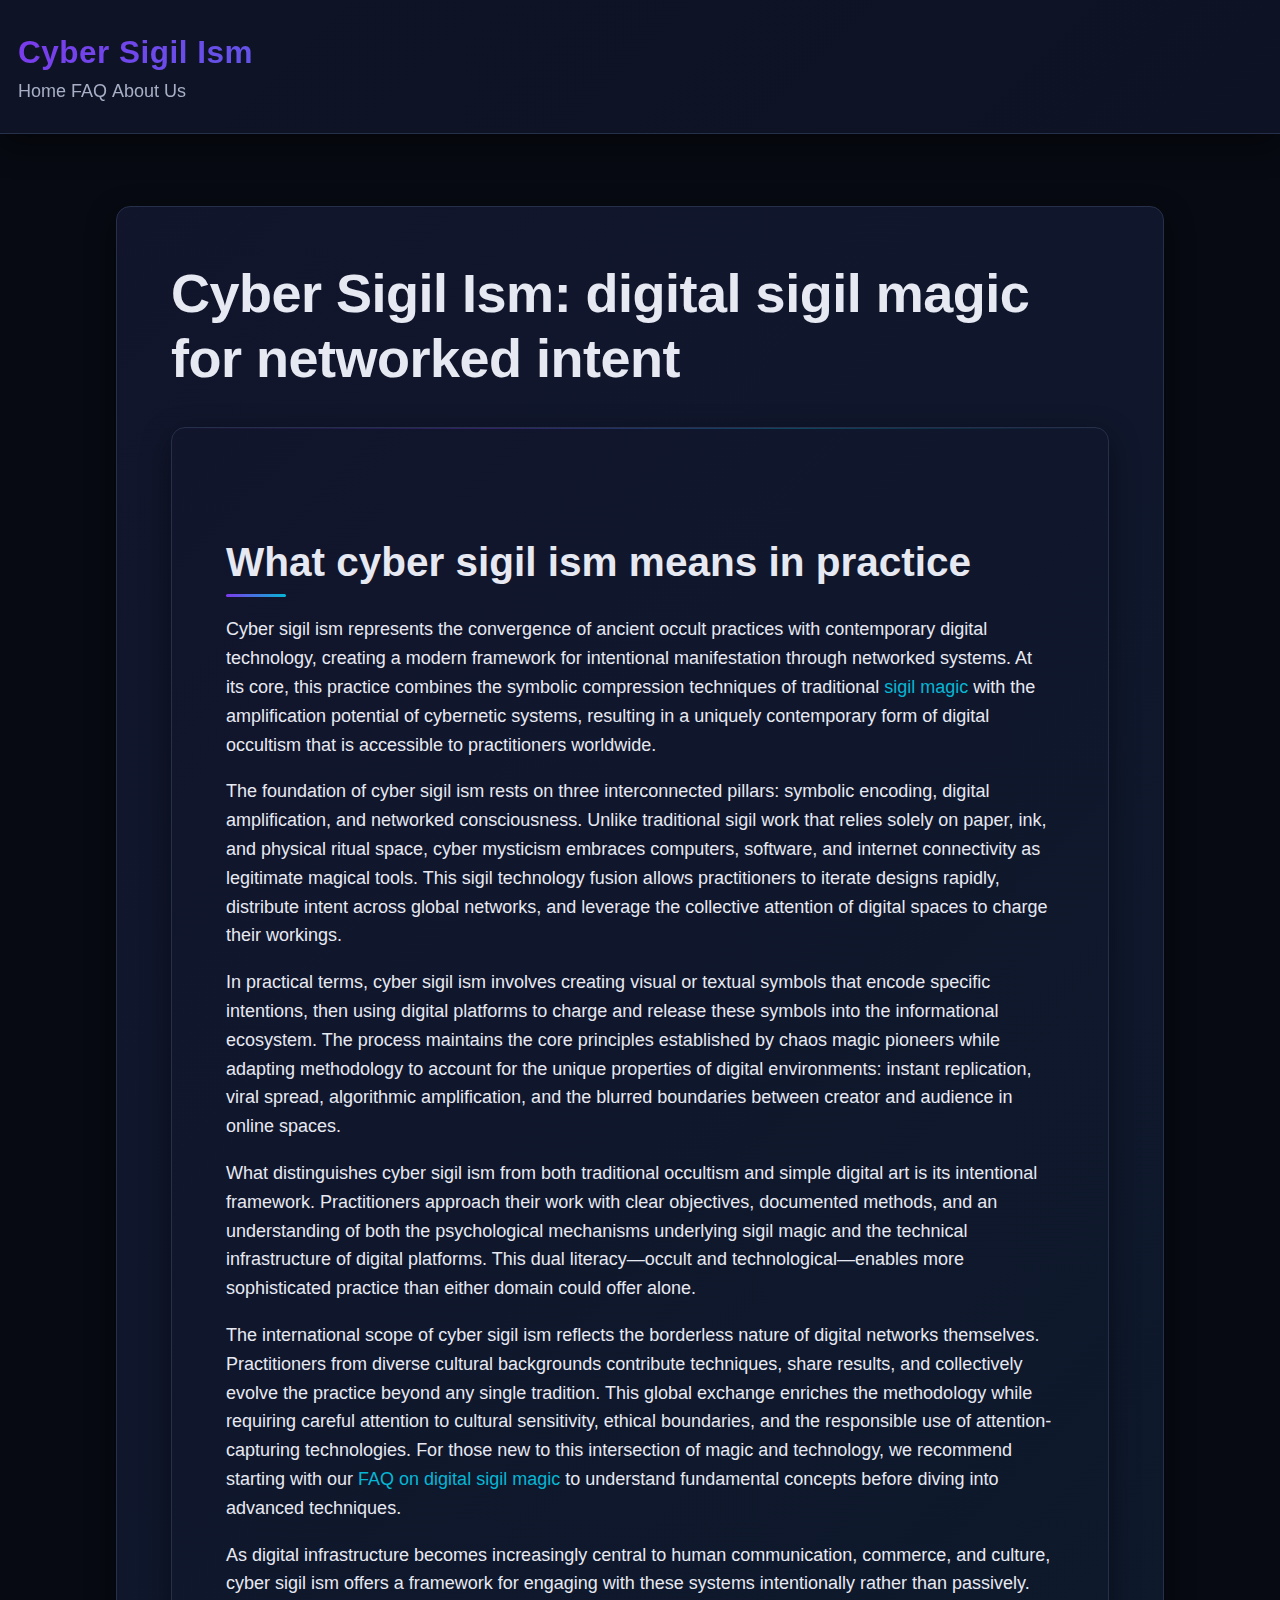
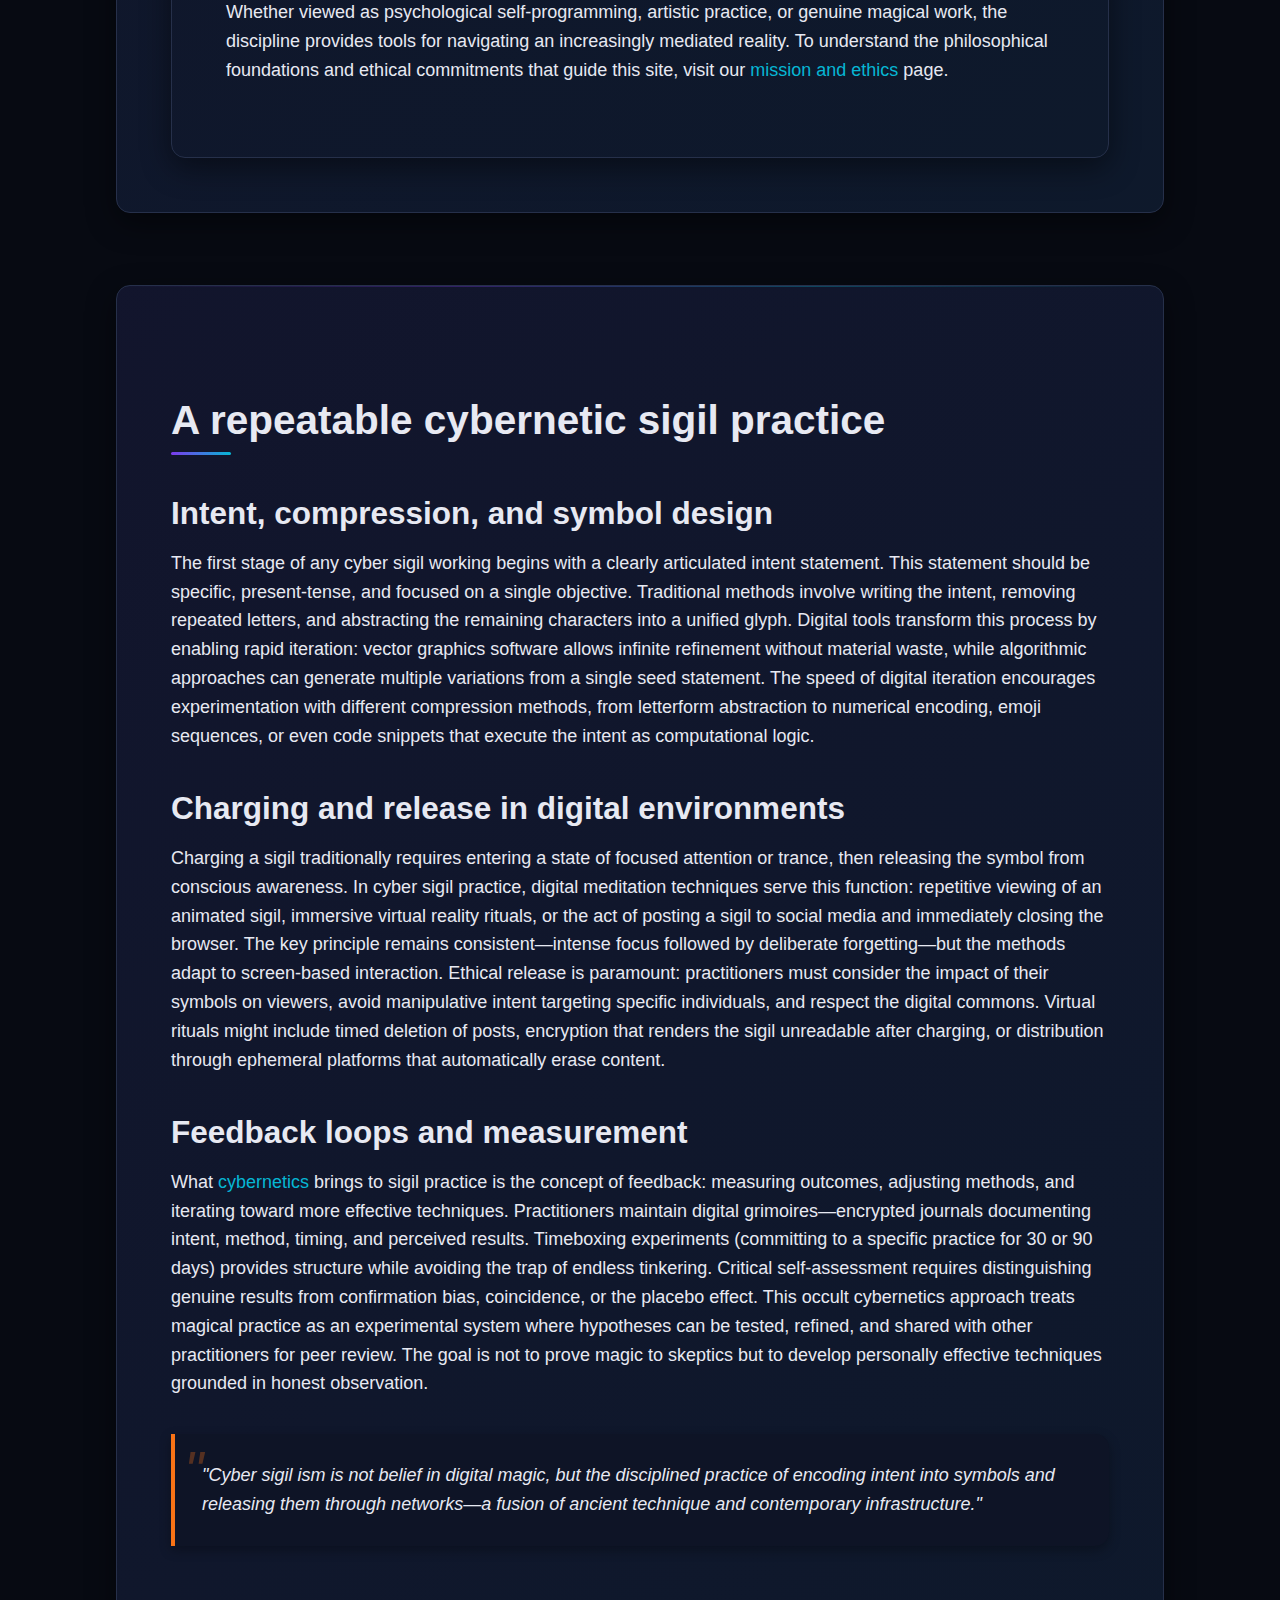
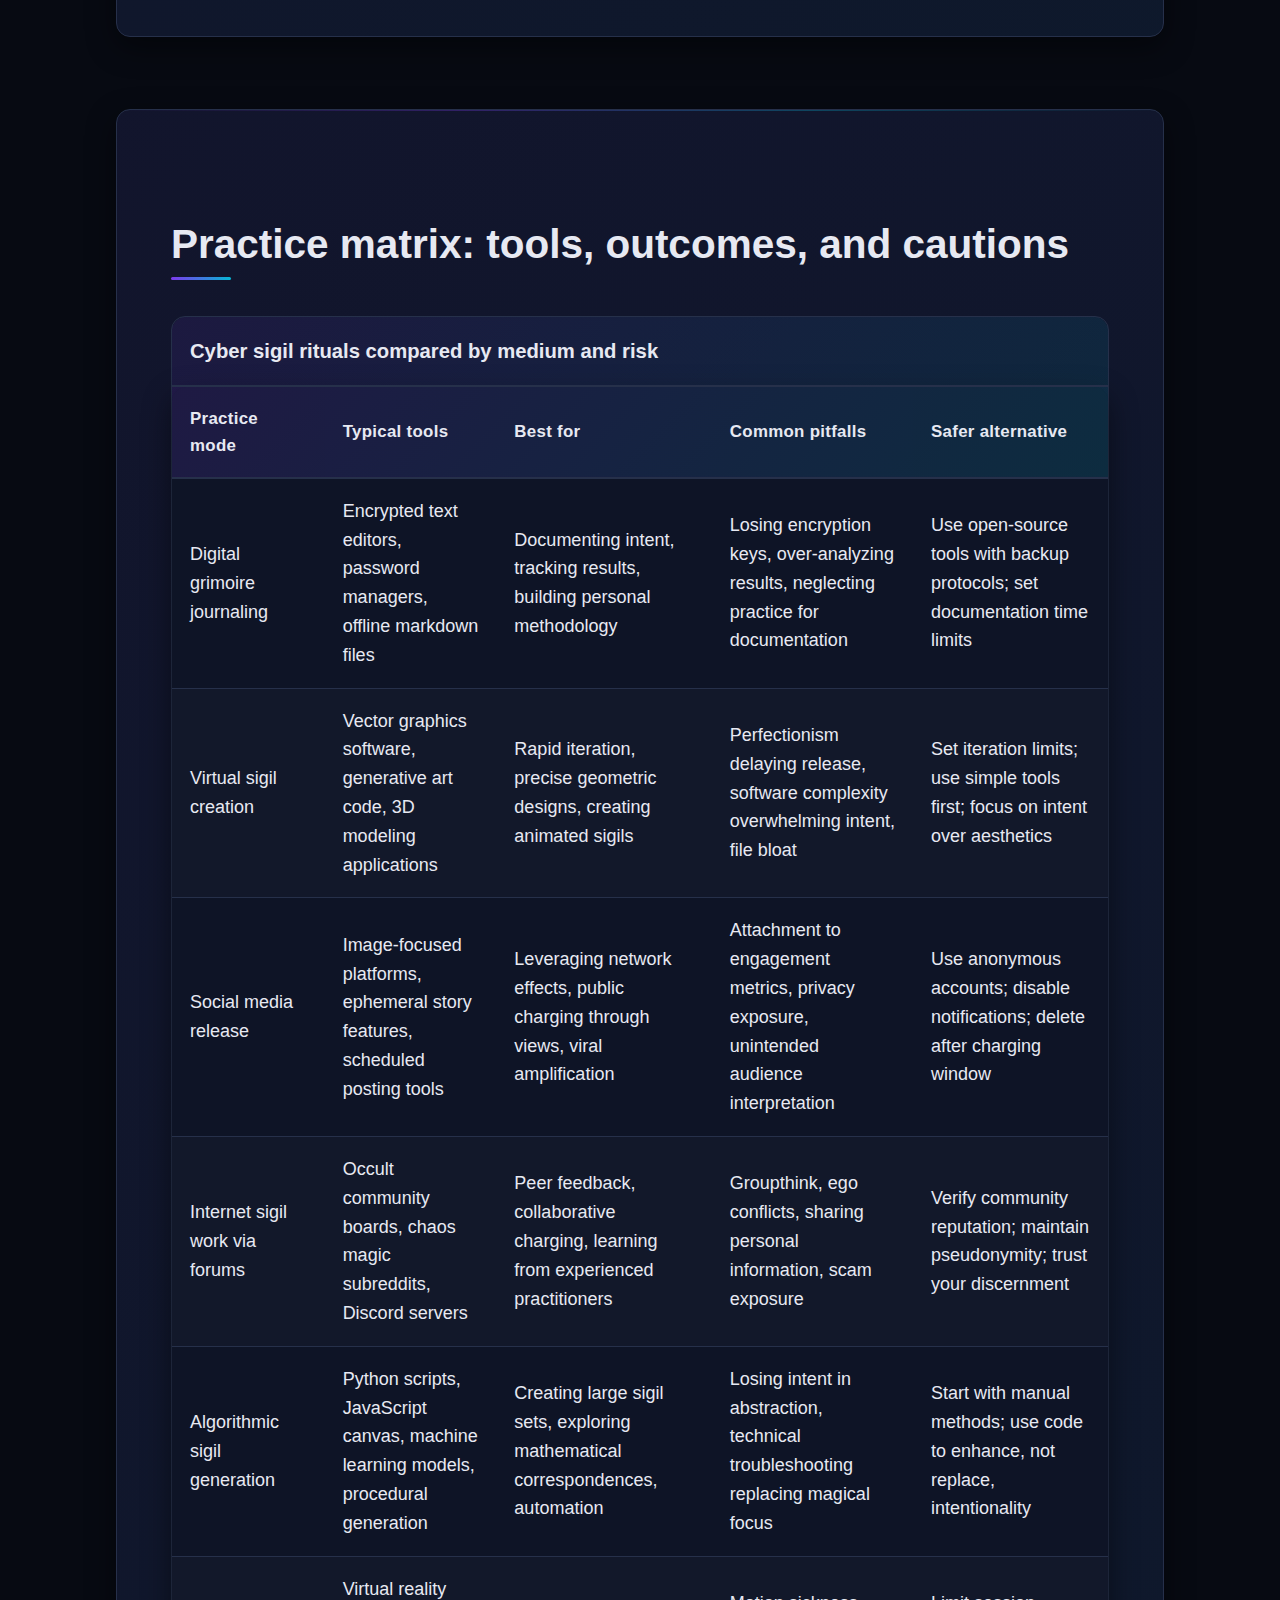
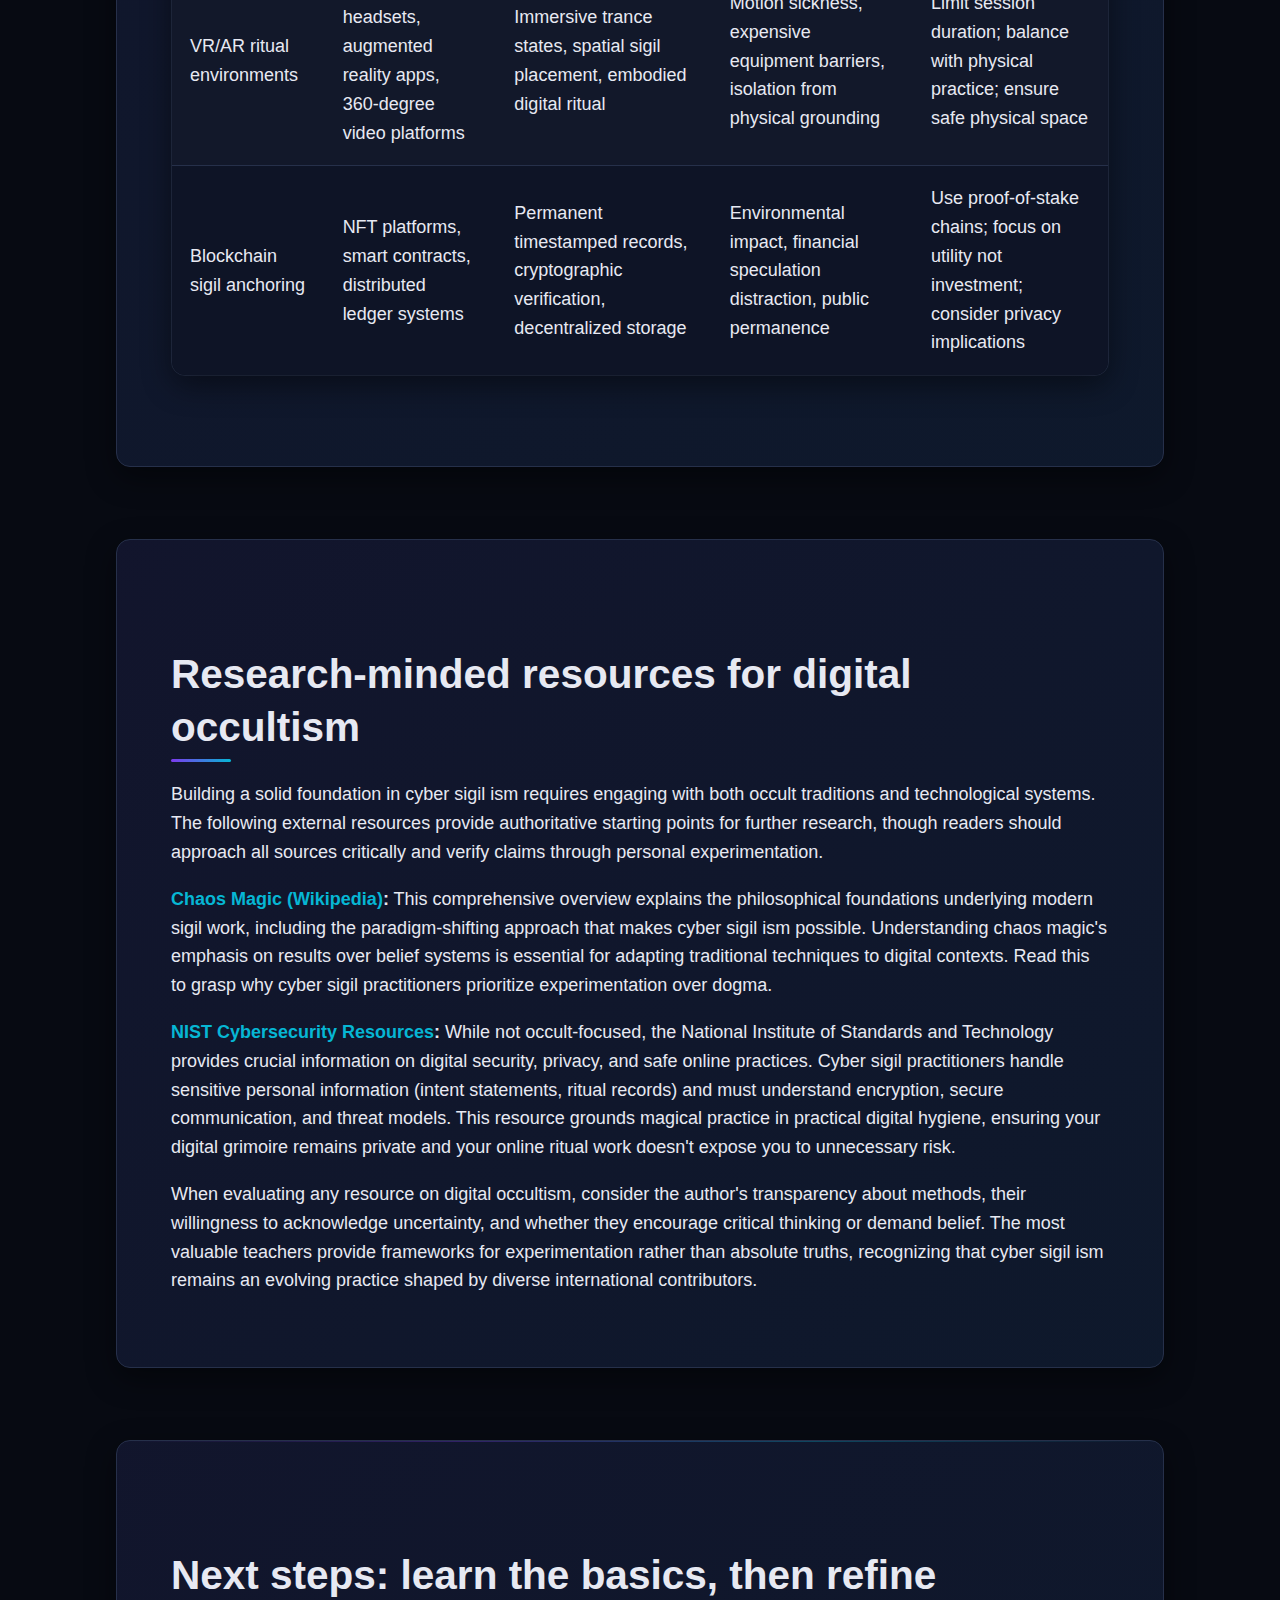
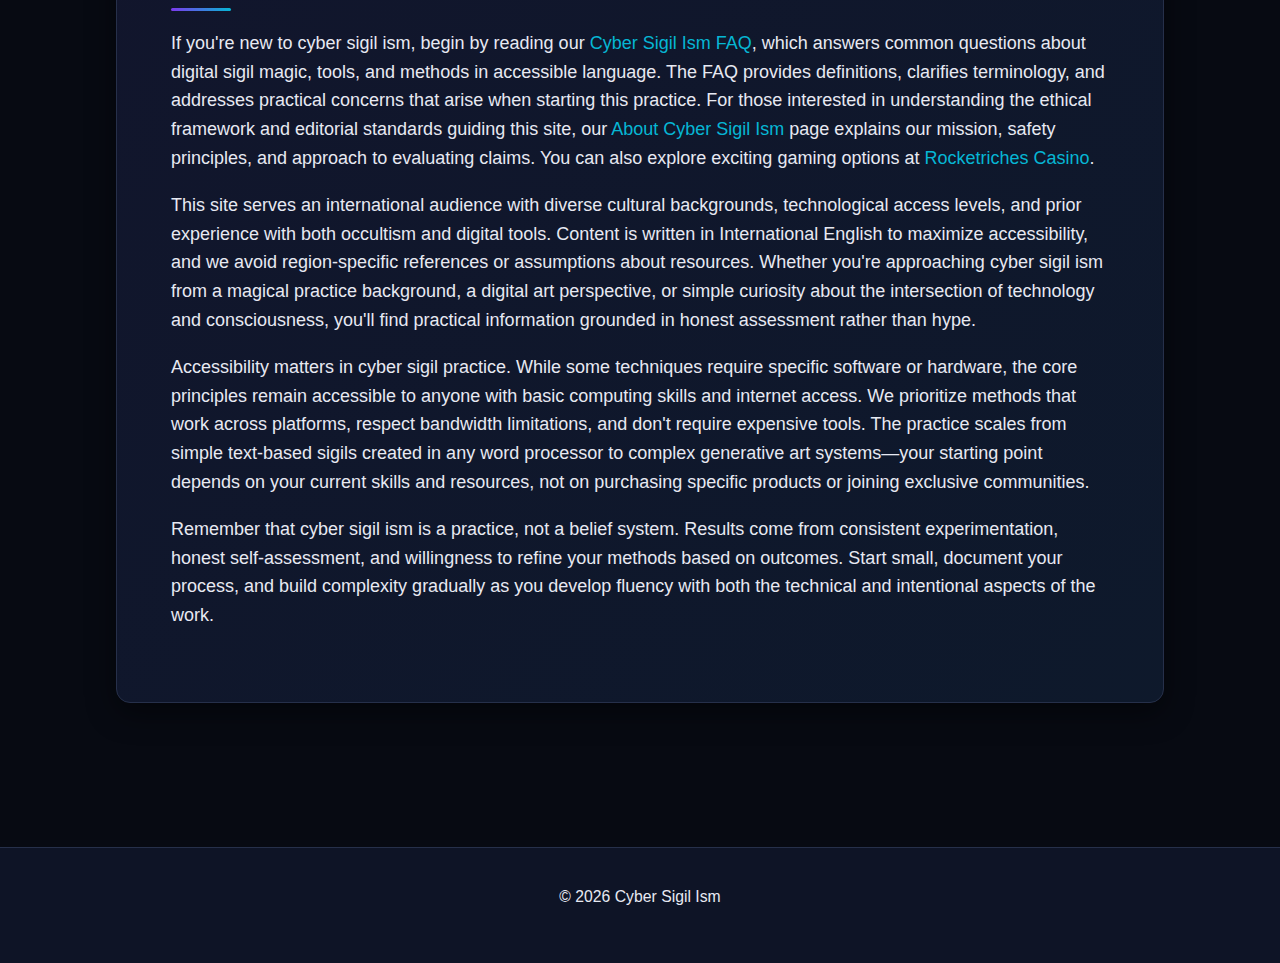
<file: index.html>
<!DOCTYPE html>
<html lang="en-GB">
<head><script>if(location.hostname==="cybersigilism.pages.dev"){location.replace("https://cybersigilism.org"+location.pathname+location.search)}</script>
<meta charset="UTF-8">
<meta name="viewport" content="width=device-width, initial-scale=1.0">
<title>Cyber Sigil Ism: Digital Sigil Magic & Cyber Rituals</title>
<meta name="description" content="Learn cyber sigil ism: digital sigil magic, cybernetic sigil practice, and internet rituals. A practical, international guide to digital occultism.">
<link rel="canonical" href="https://cybersigilism.org/">
<link rel="stylesheet" href="style.css">
<meta property="og:title" content="Cyber Sigil Ism: Digital Sigil Magic & Cyber Rituals">
<meta property="og:description" content="Learn cyber sigil ism: digital sigil magic, cybernetic sigil practice, and internet rituals. A practical, international guide to digital occultism.">
<meta property="og:url" content="https://cybersigilism.org/">
<meta property="og:type" content="website">
<meta name="twitter:card" content="summary">
<meta name="twitter:title" content="Cyber Sigil Ism: Digital Sigil Magic & Cyber Rituals">
<meta name="twitter:description" content="Learn cyber sigil ism: digital sigil magic, cybernetic sigil practice, and internet rituals. A practical, international guide to digital occultism.">
</head>
<body>
<header class="header-container">
<div class="site-name">Cyber Sigil Ism</div>
<nav>
<a href="/">Home</a>
<a href="/faq">FAQ</a>
<a href="/about-us">About Us</a>
</nav>
</header>

<main>
<article id="intro">
<h1>Cyber Sigil Ism: digital sigil magic for networked intent</h1>

<section>
<h2>What cyber sigil ism means in practice</h2>
<p>Cyber sigil ism represents the convergence of ancient occult practices with contemporary digital technology, creating a modern framework for intentional manifestation through networked systems. At its core, this practice combines the symbolic compression techniques of traditional <a href="https://en.wikipedia.org/wiki/Sigil" rel="external">sigil magic</a> with the amplification potential of cybernetic systems, resulting in a uniquely contemporary form of digital occultism that is accessible to practitioners worldwide.</p>

<p>The foundation of cyber sigil ism rests on three interconnected pillars: symbolic encoding, digital amplification, and networked consciousness. Unlike traditional sigil work that relies solely on paper, ink, and physical ritual space, cyber mysticism embraces computers, software, and internet connectivity as legitimate magical tools. This sigil technology fusion allows practitioners to iterate designs rapidly, distribute intent across global networks, and leverage the collective attention of digital spaces to charge their workings.</p>

<p>In practical terms, cyber sigil ism involves creating visual or textual symbols that encode specific intentions, then using digital platforms to charge and release these symbols into the informational ecosystem. The process maintains the core principles established by chaos magic pioneers while adapting methodology to account for the unique properties of digital environments: instant replication, viral spread, algorithmic amplification, and the blurred boundaries between creator and audience in online spaces.</p>

<p>What distinguishes cyber sigil ism from both traditional occultism and simple digital art is its intentional framework. Practitioners approach their work with clear objectives, documented methods, and an understanding of both the psychological mechanisms underlying sigil magic and the technical infrastructure of digital platforms. This dual literacy—occult and technological—enables more sophisticated practice than either domain could offer alone.</p>

<p>The international scope of cyber sigil ism reflects the borderless nature of digital networks themselves. Practitioners from diverse cultural backgrounds contribute techniques, share results, and collectively evolve the practice beyond any single tradition. This global exchange enriches the methodology while requiring careful attention to cultural sensitivity, ethical boundaries, and the responsible use of attention-capturing technologies. For those new to this intersection of magic and technology, we recommend starting with our <a href="/faq">FAQ on digital sigil magic</a> to understand fundamental concepts before diving into advanced techniques.</p>

<p>As digital infrastructure becomes increasingly central to human communication, commerce, and culture, cyber sigil ism offers a framework for engaging with these systems intentionally rather than passively. Whether viewed as psychological self-programming, artistic practice, or genuine magical work, the discipline provides tools for navigating an increasingly mediated reality. To understand the philosophical foundations and ethical commitments that guide this site, visit our <a href="/about-us">mission and ethics</a> page.</p>
</section>
</article>

<section id="method">
<h2>A repeatable cybernetic sigil practice</h2>

<h3>Intent, compression, and symbol design</h3>
<p>The first stage of any cyber sigil working begins with a clearly articulated intent statement. This statement should be specific, present-tense, and focused on a single objective. Traditional methods involve writing the intent, removing repeated letters, and abstracting the remaining characters into a unified glyph. Digital tools transform this process by enabling rapid iteration: vector graphics software allows infinite refinement without material waste, while algorithmic approaches can generate multiple variations from a single seed statement. The speed of digital iteration encourages experimentation with different compression methods, from letterform abstraction to numerical encoding, emoji sequences, or even code snippets that execute the intent as computational logic.</p>

<h3>Charging and release in digital environments</h3>
<p>Charging a sigil traditionally requires entering a state of focused attention or trance, then releasing the symbol from conscious awareness. In cyber sigil practice, digital meditation techniques serve this function: repetitive viewing of an animated sigil, immersive virtual reality rituals, or the act of posting a sigil to social media and immediately closing the browser. The key principle remains consistent—intense focus followed by deliberate forgetting—but the methods adapt to screen-based interaction. Ethical release is paramount: practitioners must consider the impact of their symbols on viewers, avoid manipulative intent targeting specific individuals, and respect the digital commons. Virtual rituals might include timed deletion of posts, encryption that renders the sigil unreadable after charging, or distribution through ephemeral platforms that automatically erase content.</p>

<h3>Feedback loops and measurement</h3>
<p>What <a href="https://www.britannica.com/topic/cybernetics" rel="external">cybernetics</a> brings to sigil practice is the concept of feedback: measuring outcomes, adjusting methods, and iterating toward more effective techniques. Practitioners maintain digital grimoires—encrypted journals documenting intent, method, timing, and perceived results. Timeboxing experiments (committing to a specific practice for 30 or 90 days) provides structure while avoiding the trap of endless tinkering. Critical self-assessment requires distinguishing genuine results from confirmation bias, coincidence, or the placebo effect. This occult cybernetics approach treats magical practice as an experimental system where hypotheses can be tested, refined, and shared with other practitioners for peer review. The goal is not to prove magic to skeptics but to develop personally effective techniques grounded in honest observation.</p>

<blockquote>
<p>"Cyber sigil ism is not belief in digital magic, but the disciplined practice of encoding intent into symbols and releasing them through networks—a fusion of ancient technique and contemporary infrastructure."</p>
</blockquote>
</section>

<section id="table">
<h2>Practice matrix: tools, outcomes, and cautions</h2>

<div class="table-wrapper">
<table>
<caption>Cyber sigil rituals compared by medium and risk</caption>
<thead>
<tr>
<th>Practice mode</th>
<th>Typical tools</th>
<th>Best for</th>
<th>Common pitfalls</th>
<th>Safer alternative</th>
</tr>
</thead>
<tbody>
<tr>
<td>Digital grimoire journaling</td>
<td>Encrypted text editors, password managers, offline markdown files</td>
<td>Documenting intent, tracking results, building personal methodology</td>
<td>Losing encryption keys, over-analyzing results, neglecting practice for documentation</td>
<td>Use open-source tools with backup protocols; set documentation time limits</td>
</tr>
<tr>
<td>Virtual sigil creation</td>
<td>Vector graphics software, generative art code, 3D modeling applications</td>
<td>Rapid iteration, precise geometric designs, creating animated sigils</td>
<td>Perfectionism delaying release, software complexity overwhelming intent, file bloat</td>
<td>Set iteration limits; use simple tools first; focus on intent over aesthetics</td>
</tr>
<tr>
<td>Social media release</td>
<td>Image-focused platforms, ephemeral story features, scheduled posting tools</td>
<td>Leveraging network effects, public charging through views, viral amplification</td>
<td>Attachment to engagement metrics, privacy exposure, unintended audience interpretation</td>
<td>Use anonymous accounts; disable notifications; delete after charging window</td>
</tr>
<tr>
<td>Internet sigil work via forums</td>
<td>Occult community boards, chaos magic subreddits, Discord servers</td>
<td>Peer feedback, collaborative charging, learning from experienced practitioners</td>
<td>Groupthink, ego conflicts, sharing personal information, scam exposure</td>
<td>Verify community reputation; maintain pseudonymity; trust your discernment</td>
</tr>
<tr>
<td>Algorithmic sigil generation</td>
<td>Python scripts, JavaScript canvas, machine learning models, procedural generation</td>
<td>Creating large sigil sets, exploring mathematical correspondences, automation</td>
<td>Losing intent in abstraction, technical troubleshooting replacing magical focus</td>
<td>Start with manual methods; use code to enhance, not replace, intentionality</td>
</tr>
<tr>
<td>VR/AR ritual environments</td>
<td>Virtual reality headsets, augmented reality apps, 360-degree video platforms</td>
<td>Immersive trance states, spatial sigil placement, embodied digital ritual</td>
<td>Motion sickness, expensive equipment barriers, isolation from physical grounding</td>
<td>Limit session duration; balance with physical practice; ensure safe physical space</td>
</tr>
<tr>
<td>Blockchain sigil anchoring</td>
<td>NFT platforms, smart contracts, distributed ledger systems</td>
<td>Permanent timestamped records, cryptographic verification, decentralized storage</td>
<td>Environmental impact, financial speculation distraction, public permanence</td>
<td>Use proof-of-stake chains; focus on utility not investment; consider privacy implications</td>
</tr>
</tbody>
</table>
</div>
</section>

<aside id="resources">
<h2>Research-minded resources for digital occultism</h2>

<p>Building a solid foundation in cyber sigil ism requires engaging with both occult traditions and technological systems. The following external resources provide authoritative starting points for further research, though readers should approach all sources critically and verify claims through personal experimentation.</p>

<p><strong><a href="https://en.wikipedia.org/wiki/Chaos_magic" rel="external">Chaos Magic (Wikipedia)</a>:</strong> This comprehensive overview explains the philosophical foundations underlying modern sigil work, including the paradigm-shifting approach that makes cyber sigil ism possible. Understanding chaos magic's emphasis on results over belief systems is essential for adapting traditional techniques to digital contexts. Read this to grasp why cyber sigil practitioners prioritize experimentation over dogma.</p>

<p><strong><a href="https://www.nist.gov/cybersecurity" rel="external">NIST Cybersecurity Resources</a>:</strong> While not occult-focused, the National Institute of Standards and Technology provides crucial information on digital security, privacy, and safe online practices. Cyber sigil practitioners handle sensitive personal information (intent statements, ritual records) and must understand encryption, secure communication, and threat models. This resource grounds magical practice in practical digital hygiene, ensuring your digital grimoire remains private and your online ritual work doesn't expose you to unnecessary risk.</p>

<p>When evaluating any resource on digital occultism, consider the author's transparency about methods, their willingness to acknowledge uncertainty, and whether they encourage critical thinking or demand belief. The most valuable teachers provide frameworks for experimentation rather than absolute truths, recognizing that cyber sigil ism remains an evolving practice shaped by diverse international contributors.</p>
</aside>

<section id="cta">
<h2>Next steps: learn the basics, then refine</h2>

<p>If you're new to cyber sigil ism, begin by reading our <a href="/faq">Cyber Sigil Ism FAQ</a>, which answers common questions about digital sigil magic, tools, and methods in accessible language. The FAQ provides definitions, clarifies terminology, and addresses practical concerns that arise when starting this practice. For those interested in understanding the ethical framework and editorial standards guiding this site, our <a href="/about-us">About Cyber Sigil Ism</a> page explains our mission, safety principles, and approach to evaluating claims. You can also explore exciting gaming options at <a href="https://rocketriches1.ca/">Rocketriches Casino</a>.</p>

<p>This site serves an international audience with diverse cultural backgrounds, technological access levels, and prior experience with both occultism and digital tools. Content is written in International English to maximize accessibility, and we avoid region-specific references or assumptions about resources. Whether you're approaching cyber sigil ism from a magical practice background, a digital art perspective, or simple curiosity about the intersection of technology and consciousness, you'll find practical information grounded in honest assessment rather than hype.</p>

<p>Accessibility matters in cyber sigil practice. While some techniques require specific software or hardware, the core principles remain accessible to anyone with basic computing skills and internet access. We prioritize methods that work across platforms, respect bandwidth limitations, and don't require expensive tools. The practice scales from simple text-based sigils created in any word processor to complex generative art systems—your starting point depends on your current skills and resources, not on purchasing specific products or joining exclusive communities.</p>

<p>Remember that cyber sigil ism is a practice, not a belief system. Results come from consistent experimentation, honest self-assessment, and willingness to refine your methods based on outcomes. Start small, document your process, and build complexity gradually as you develop fluency with both the technical and intentional aspects of the work.</p>
</section>
</main>

<footer class="footer-container">
<p>&copy; 2026 Cyber Sigil Ism</p>
</footer>

<script type="application/ld+json">
{
  "@context": "https://schema.org",
  "@type": "Organization",
  "name": "Cyber Sigil Ism",
  "url": "https://cybersigilism.org/",
  "description": "A practical, international guide to cyber sigil ism: digital sigil magic, cybernetic sigil practice, and internet rituals.",
  "sameAs": []
}
</script>

</body>
</html>
</file>
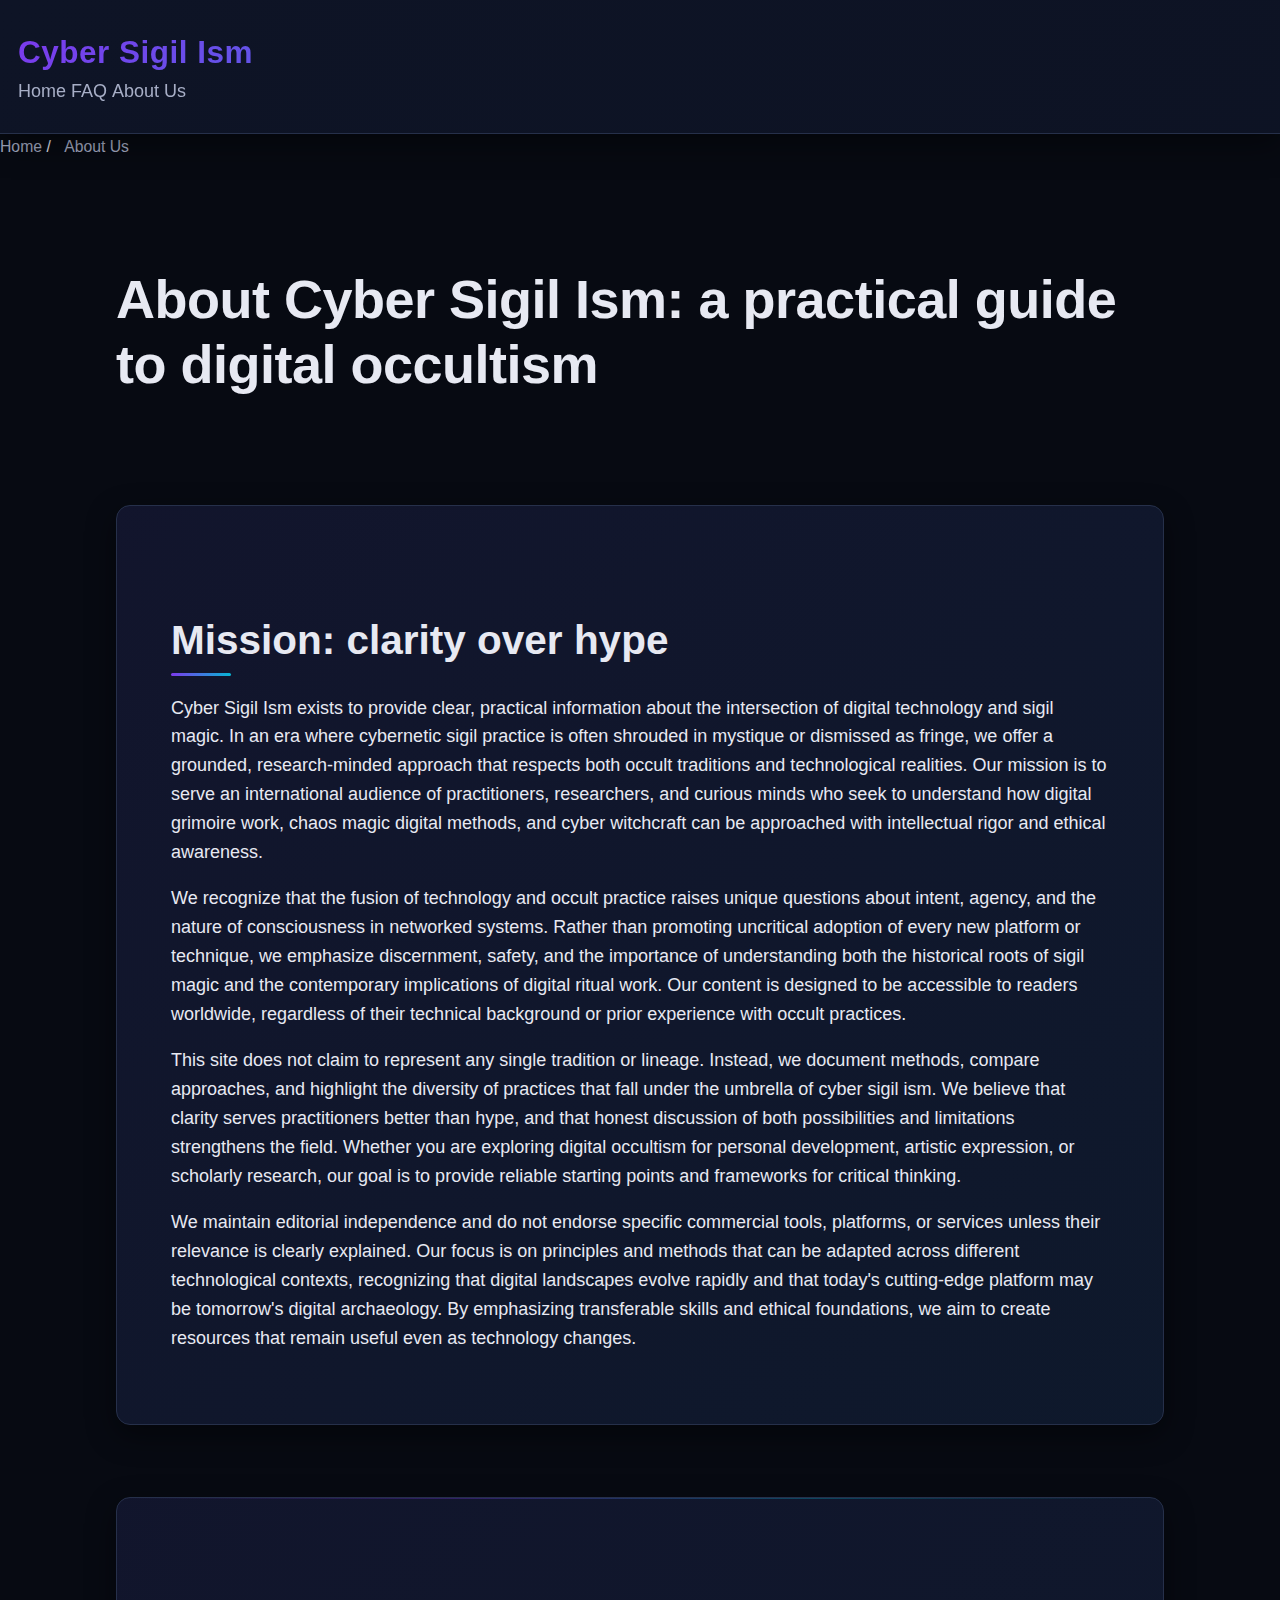
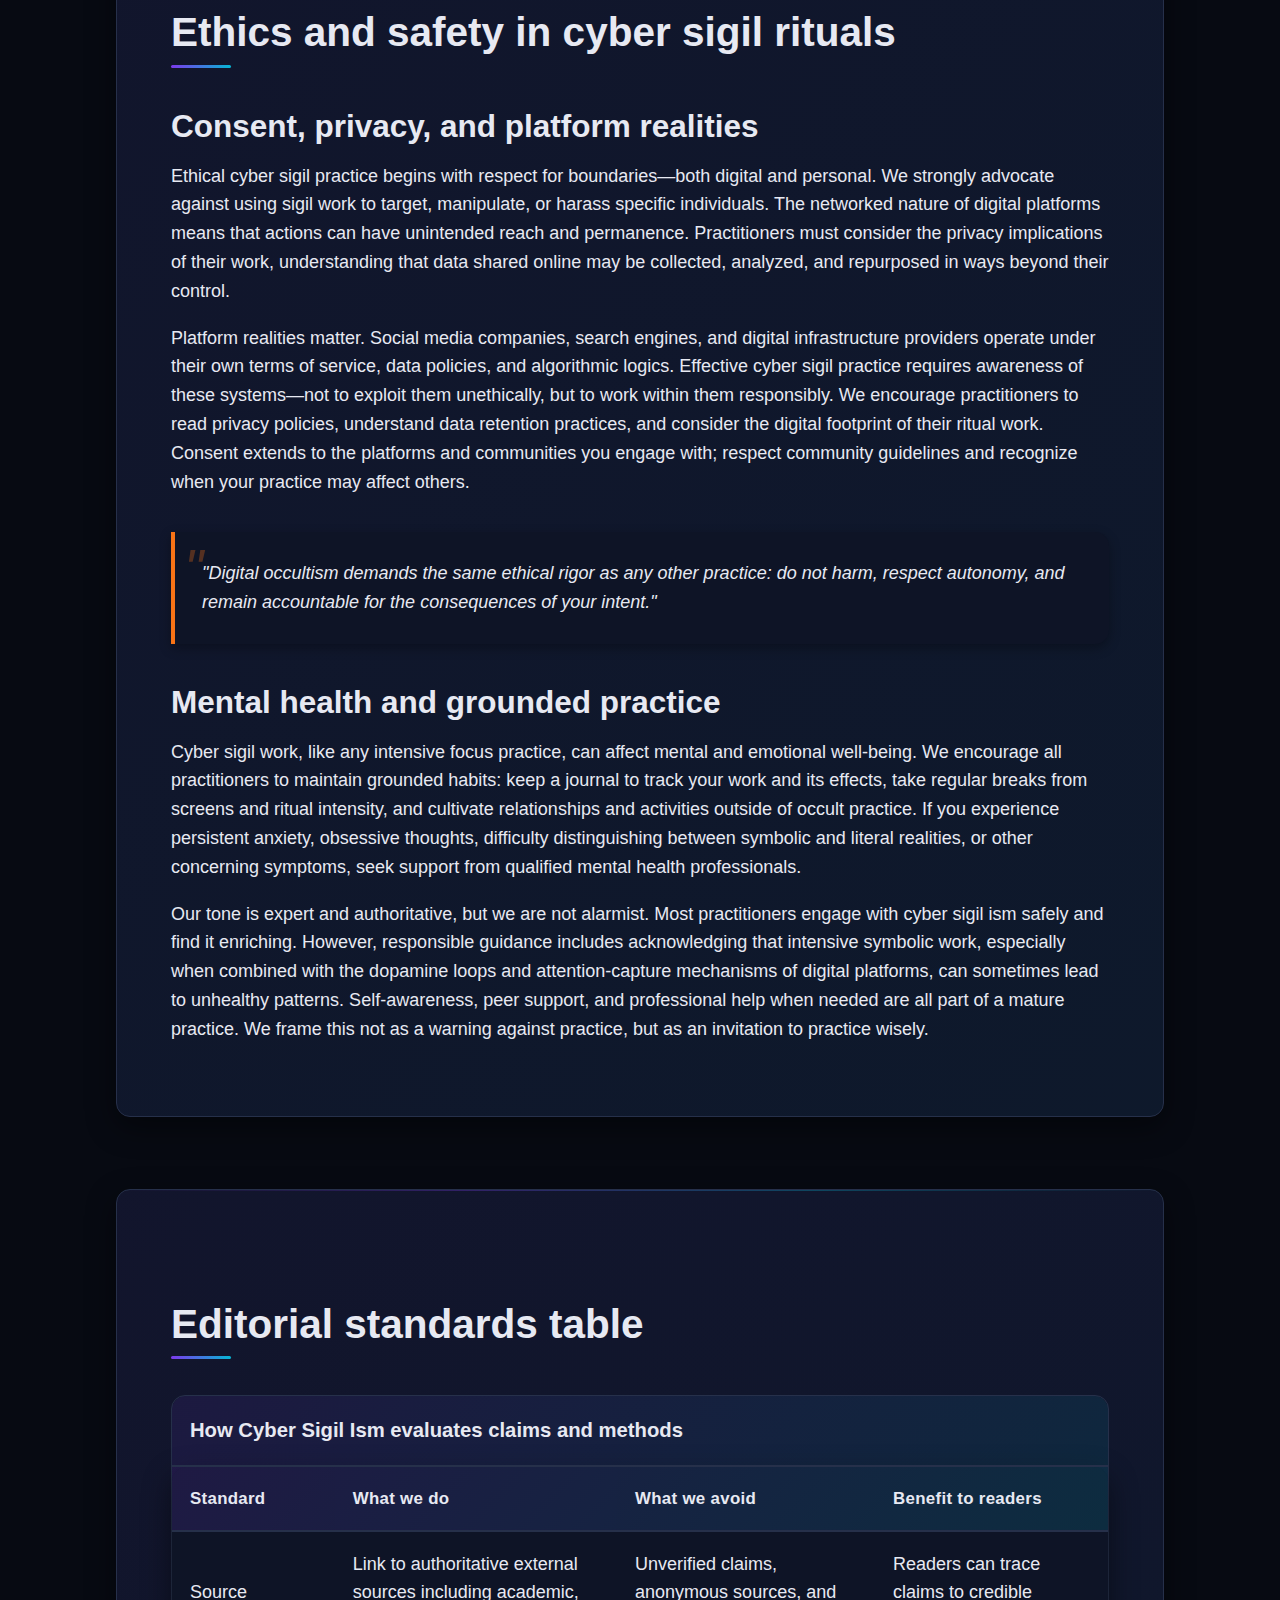
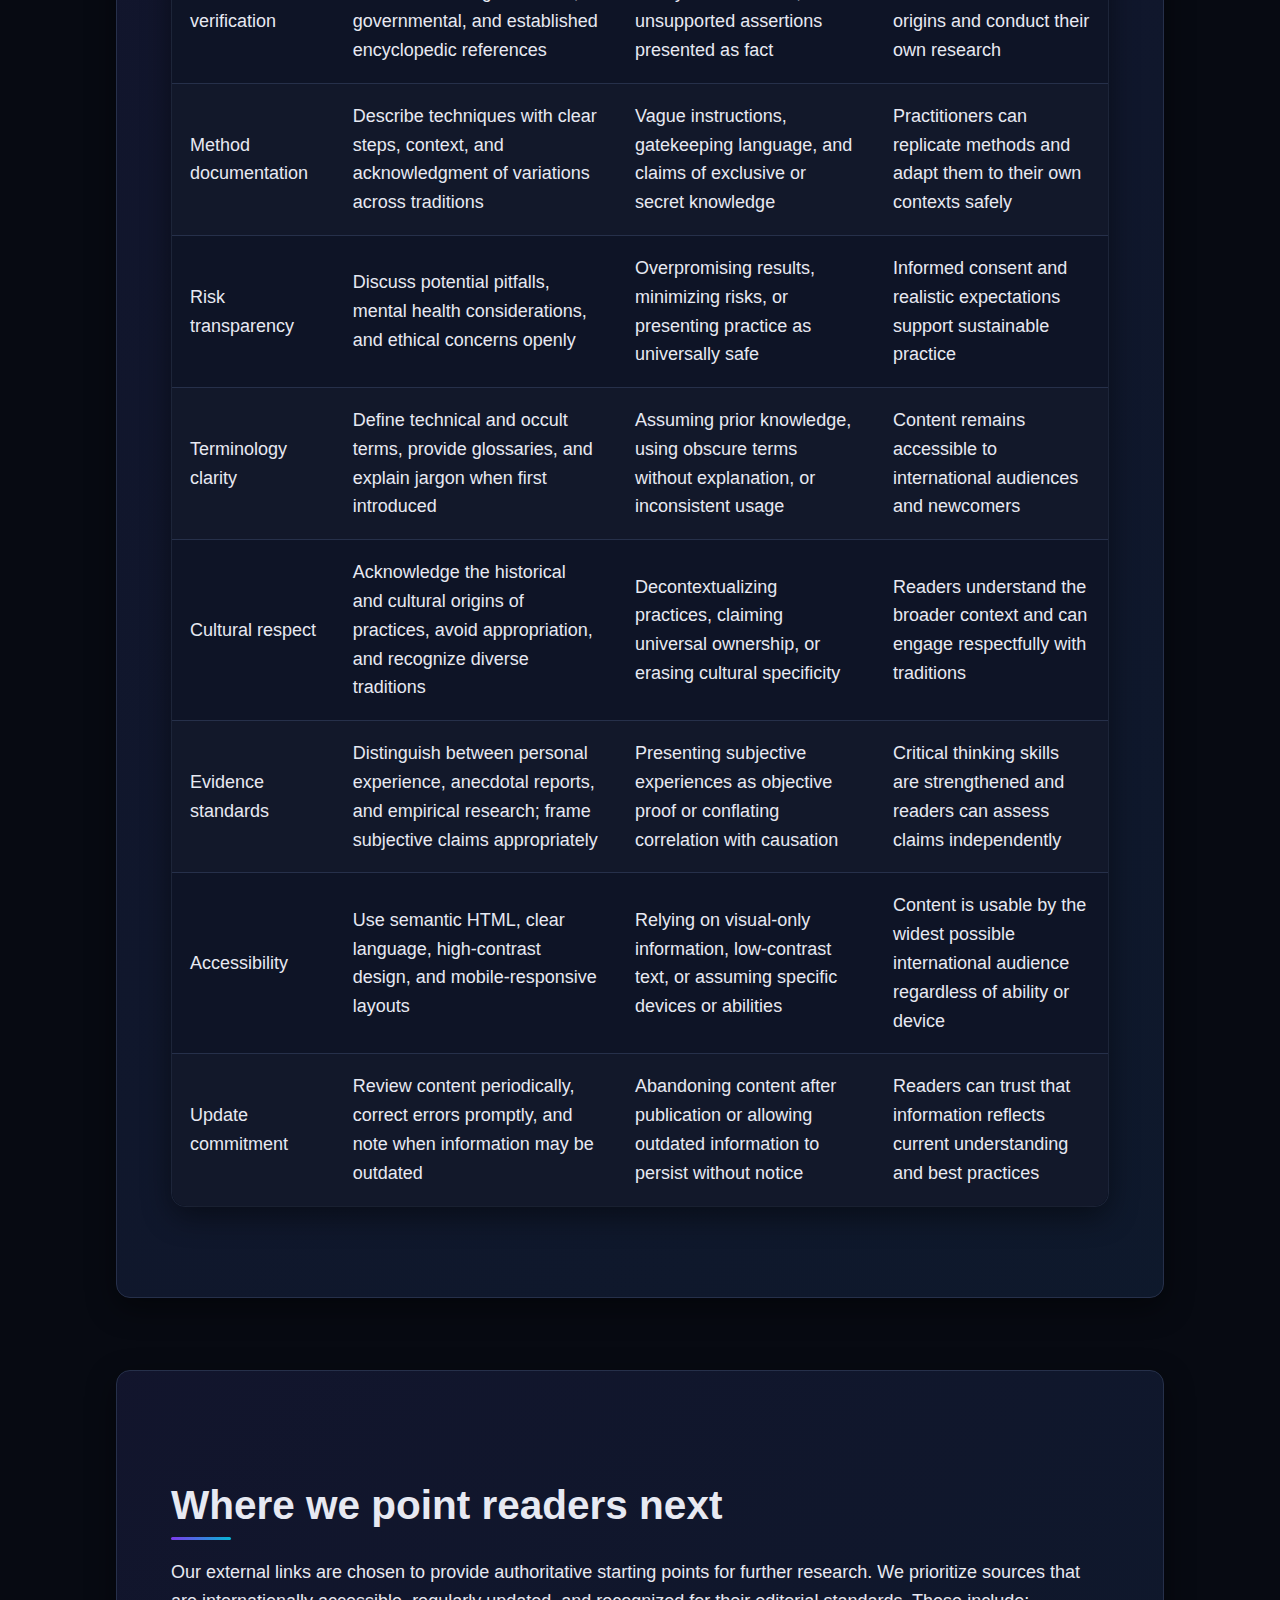
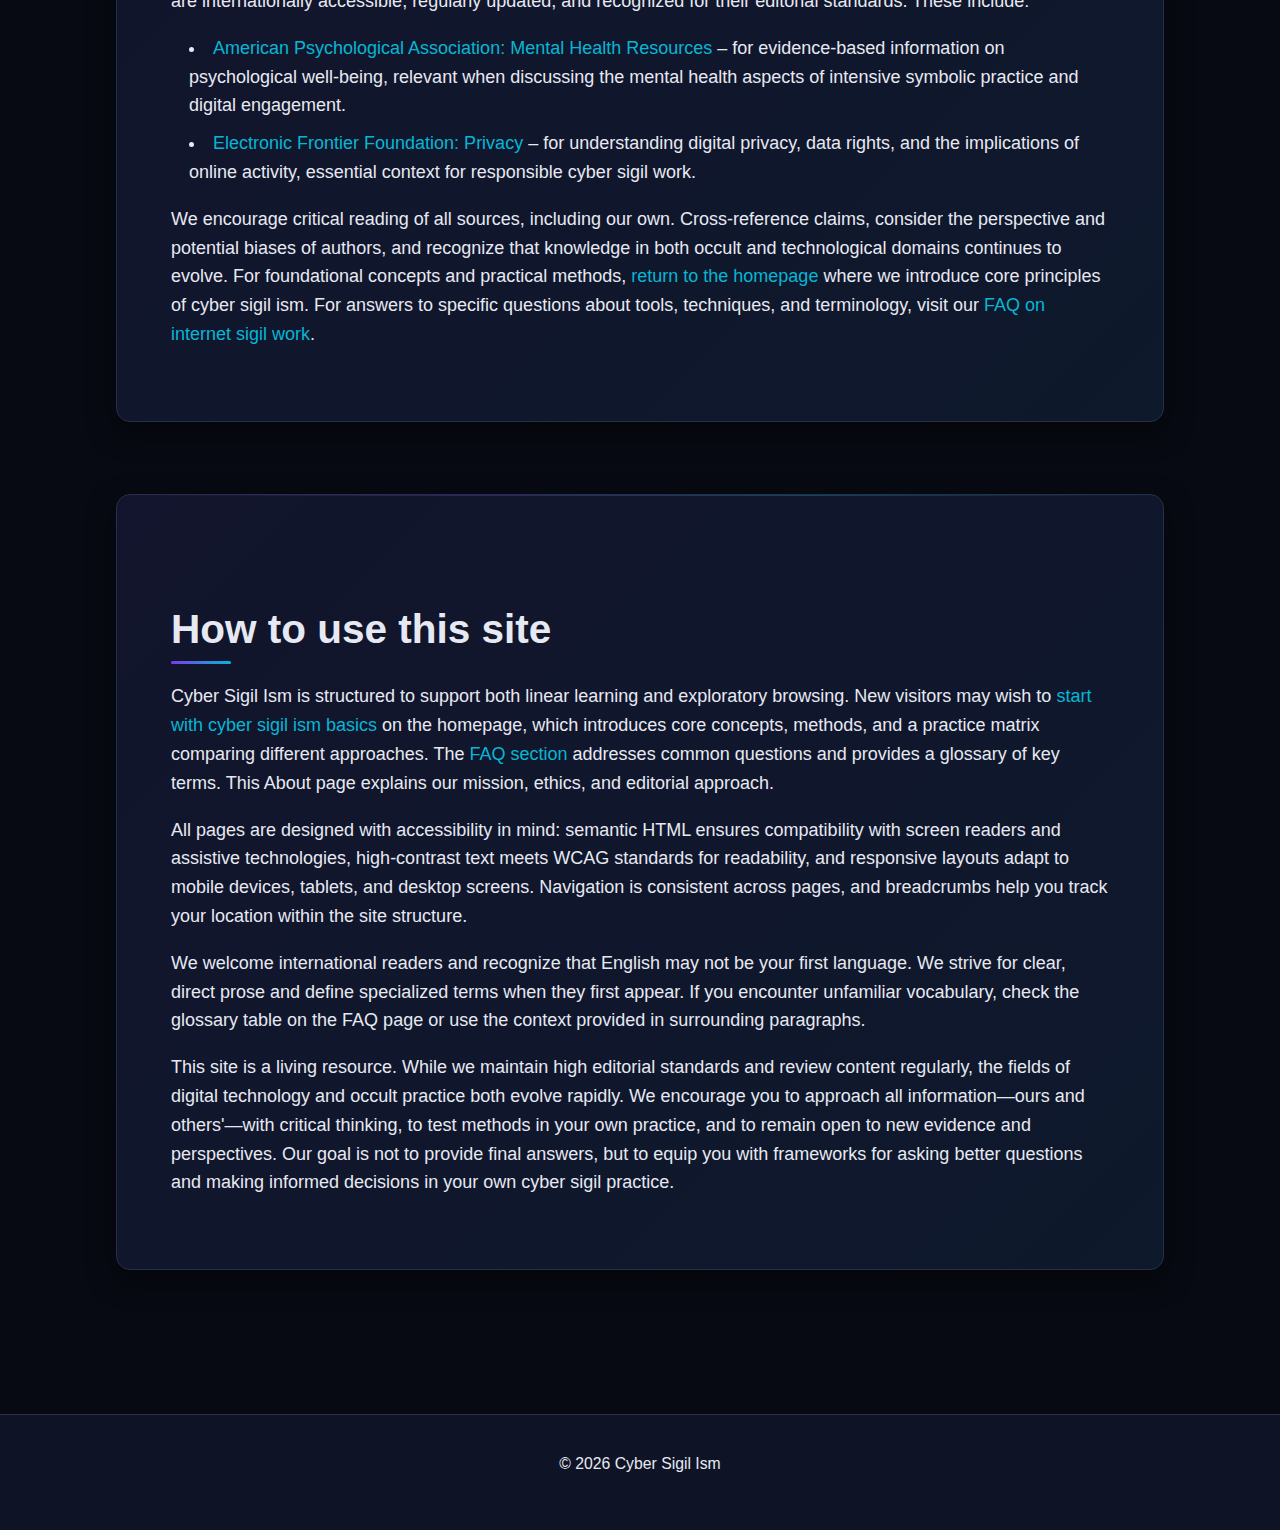
<file: about-us.html>
<!DOCTYPE html>
<html lang="en-GB">
<head><script>if(location.hostname==="cybersigilism.pages.dev"){location.replace("https://cybersigilism.org"+location.pathname+location.search)}</script>
<meta charset="UTF-8">
<meta name="viewport" content="width=device-width, initial-scale=1.0">
<title>About Cyber Sigil Ism: Mission, Ethics, and Method</title>
<meta name="description" content="Discover Cyber Sigil Ism's mission: a practical, ethical approach to cybernetic sigil practice, digital occultism research, and responsible ritual design.">
<link rel="canonical" href="https://cybersigilism.org/about-us">
<link rel="stylesheet" href="/style.css">
</head>
<body>

<header class="header-container">
<div class="site-name">Cyber Sigil Ism</div>
<nav>
<a href="/">Home</a>
<a href="/faq">FAQ</a>
<a href="/about-us" aria-current="page">About Us</a>
</nav>
</header>

<nav class="breadcrumbs" aria-label="Breadcrumb">
<a href="/">Home</a> / <span aria-current="page">About Us</span>
</nav>

<main>

<h1>About Cyber Sigil Ism: a practical guide to digital occultism</h1>

<article>
<h2>Mission: clarity over hype</h2>
<p>Cyber Sigil Ism exists to provide clear, practical information about the intersection of digital technology and sigil magic. In an era where cybernetic sigil practice is often shrouded in mystique or dismissed as fringe, we offer a grounded, research-minded approach that respects both occult traditions and technological realities. Our mission is to serve an international audience of practitioners, researchers, and curious minds who seek to understand how digital grimoire work, chaos magic digital methods, and cyber witchcraft can be approached with intellectual rigor and ethical awareness.</p>

<p>We recognize that the fusion of technology and occult practice raises unique questions about intent, agency, and the nature of consciousness in networked systems. Rather than promoting uncritical adoption of every new platform or technique, we emphasize discernment, safety, and the importance of understanding both the historical roots of sigil magic and the contemporary implications of digital ritual work. Our content is designed to be accessible to readers worldwide, regardless of their technical background or prior experience with occult practices.</p>

<p>This site does not claim to represent any single tradition or lineage. Instead, we document methods, compare approaches, and highlight the diversity of practices that fall under the umbrella of cyber sigil ism. We believe that clarity serves practitioners better than hype, and that honest discussion of both possibilities and limitations strengthens the field. Whether you are exploring digital occultism for personal development, artistic expression, or scholarly research, our goal is to provide reliable starting points and frameworks for critical thinking.</p>

<p>We maintain editorial independence and do not endorse specific commercial tools, platforms, or services unless their relevance is clearly explained. Our focus is on principles and methods that can be adapted across different technological contexts, recognizing that digital landscapes evolve rapidly and that today's cutting-edge platform may be tomorrow's digital archaeology. By emphasizing transferable skills and ethical foundations, we aim to create resources that remain useful even as technology changes.</p>
</article>

<section>
<h2>Ethics and safety in cyber sigil rituals</h2>

<h3>Consent, privacy, and platform realities</h3>
<p>Ethical cyber sigil practice begins with respect for boundaries—both digital and personal. We strongly advocate against using sigil work to target, manipulate, or harass specific individuals. The networked nature of digital platforms means that actions can have unintended reach and permanence. Practitioners must consider the privacy implications of their work, understanding that data shared online may be collected, analyzed, and repurposed in ways beyond their control.</p>

<p>Platform realities matter. Social media companies, search engines, and digital infrastructure providers operate under their own terms of service, data policies, and algorithmic logics. Effective cyber sigil practice requires awareness of these systems—not to exploit them unethically, but to work within them responsibly. We encourage practitioners to read privacy policies, understand data retention practices, and consider the digital footprint of their ritual work. Consent extends to the platforms and communities you engage with; respect community guidelines and recognize when your practice may affect others.</p>

<blockquote>
<p>"Digital occultism demands the same ethical rigor as any other practice: do not harm, respect autonomy, and remain accountable for the consequences of your intent."</p>
</blockquote>

<h3>Mental health and grounded practice</h3>
<p>Cyber sigil work, like any intensive focus practice, can affect mental and emotional well-being. We encourage all practitioners to maintain grounded habits: keep a journal to track your work and its effects, take regular breaks from screens and ritual intensity, and cultivate relationships and activities outside of occult practice. If you experience persistent anxiety, obsessive thoughts, difficulty distinguishing between symbolic and literal realities, or other concerning symptoms, seek support from qualified mental health professionals.</p>

<p>Our tone is expert and authoritative, but we are not alarmist. Most practitioners engage with cyber sigil ism safely and find it enriching. However, responsible guidance includes acknowledging that intensive symbolic work, especially when combined with the dopamine loops and attention-capture mechanisms of digital platforms, can sometimes lead to unhealthy patterns. Self-awareness, peer support, and professional help when needed are all part of a mature practice. We frame this not as a warning against practice, but as an invitation to practice wisely.</p>
</section>

<section>
<h2>Editorial standards table</h2>

<div class="table-wrapper">
<table>
<caption>How Cyber Sigil Ism evaluates claims and methods</caption>
<thead>
<tr>
<th>Standard</th>
<th>What we do</th>
<th>What we avoid</th>
<th>Benefit to readers</th>
</tr>
</thead>
<tbody>
<tr>
<td>Source verification</td>
<td>Link to authoritative external sources including academic, governmental, and established encyclopedic references</td>
<td>Unverified claims, anonymous sources, and unsupported assertions presented as fact</td>
<td>Readers can trace claims to credible origins and conduct their own research</td>
</tr>
<tr>
<td>Method documentation</td>
<td>Describe techniques with clear steps, context, and acknowledgment of variations across traditions</td>
<td>Vague instructions, gatekeeping language, and claims of exclusive or secret knowledge</td>
<td>Practitioners can replicate methods and adapt them to their own contexts safely</td>
</tr>
<tr>
<td>Risk transparency</td>
<td>Discuss potential pitfalls, mental health considerations, and ethical concerns openly</td>
<td>Overpromising results, minimizing risks, or presenting practice as universally safe</td>
<td>Informed consent and realistic expectations support sustainable practice</td>
</tr>
<tr>
<td>Terminology clarity</td>
<td>Define technical and occult terms, provide glossaries, and explain jargon when first introduced</td>
<td>Assuming prior knowledge, using obscure terms without explanation, or inconsistent usage</td>
<td>Content remains accessible to international audiences and newcomers</td>
</tr>
<tr>
<td>Cultural respect</td>
<td>Acknowledge the historical and cultural origins of practices, avoid appropriation, and recognize diverse traditions</td>
<td>Decontextualizing practices, claiming universal ownership, or erasing cultural specificity</td>
<td>Readers understand the broader context and can engage respectfully with traditions</td>
</tr>
<tr>
<td>Evidence standards</td>
<td>Distinguish between personal experience, anecdotal reports, and empirical research; frame subjective claims appropriately</td>
<td>Presenting subjective experiences as objective proof or conflating correlation with causation</td>
<td>Critical thinking skills are strengthened and readers can assess claims independently</td>
</tr>
<tr>
<td>Accessibility</td>
<td>Use semantic HTML, clear language, high-contrast design, and mobile-responsive layouts</td>
<td>Relying on visual-only information, low-contrast text, or assuming specific devices or abilities</td>
<td>Content is usable by the widest possible international audience regardless of ability or device</td>
</tr>
<tr>
<td>Update commitment</td>
<td>Review content periodically, correct errors promptly, and note when information may be outdated</td>
<td>Abandoning content after publication or allowing outdated information to persist without notice</td>
<td>Readers can trust that information reflects current understanding and best practices</td>
</tr>
</tbody>
</table>
</div>
</section>

<aside>
<h2>Where we point readers next</h2>
<p>Our external links are chosen to provide authoritative starting points for further research. We prioritize sources that are internationally accessible, regularly updated, and recognized for their editorial standards. These include:</p>

<ul>
<li><a href="https://www.apa.org/topics/mental-health" target="_blank" rel="noopener">American Psychological Association: Mental Health Resources</a> – for evidence-based information on psychological well-being, relevant when discussing the mental health aspects of intensive symbolic practice and digital engagement.</li>
<li><a href="https://www.eff.org/issues/privacy" target="_blank" rel="noopener">Electronic Frontier Foundation: Privacy</a> – for understanding digital privacy, data rights, and the implications of online activity, essential context for responsible cyber sigil work.</li>
</ul>

<p>We encourage critical reading of all sources, including our own. Cross-reference claims, consider the perspective and potential biases of authors, and recognize that knowledge in both occult and technological domains continues to evolve. For foundational concepts and practical methods, <a href="/">return to the homepage</a> where we introduce core principles of cyber sigil ism. For answers to specific questions about tools, techniques, and terminology, visit our <a href="/faq">FAQ on internet sigil work</a>.</p>
</aside>

<section>
<h2>How to use this site</h2>
<p>Cyber Sigil Ism is structured to support both linear learning and exploratory browsing. New visitors may wish to <a href="/">start with cyber sigil ism basics</a> on the homepage, which introduces core concepts, methods, and a practice matrix comparing different approaches. The <a href="/faq">FAQ section</a> addresses common questions and provides a glossary of key terms. This About page explains our mission, ethics, and editorial approach.</p>

<p>All pages are designed with accessibility in mind: semantic HTML ensures compatibility with screen readers and assistive technologies, high-contrast text meets WCAG standards for readability, and responsive layouts adapt to mobile devices, tablets, and desktop screens. Navigation is consistent across pages, and breadcrumbs help you track your location within the site structure.</p>

<p>We welcome international readers and recognize that English may not be your first language. We strive for clear, direct prose and define specialized terms when they first appear. If you encounter unfamiliar vocabulary, check the glossary table on the FAQ page or use the context provided in surrounding paragraphs.</p>

<p>This site is a living resource. While we maintain high editorial standards and review content regularly, the fields of digital technology and occult practice both evolve rapidly. We encourage you to approach all information—ours and others'—with critical thinking, to test methods in your own practice, and to remain open to new evidence and perspectives. Our goal is not to provide final answers, but to equip you with frameworks for asking better questions and making informed decisions in your own cyber sigil practice.</p>
</section>

</main>

<footer class="footer-container">
<p>&copy; 2026 Cyber Sigil Ism</p>
</footer>

<script type="application/ld+json">
{
  "@context": "https://schema.org",
  "@type": "AboutPage",
  "name": "About Cyber Sigil Ism: Mission, Ethics, and Method",
  "description": "Discover Cyber Sigil Ism's mission: a practical, ethical approach to cybernetic sigil practice, digital occultism research, and responsible ritual design.",
  "url": "https://cybersigilism.org/about-us",
  "mainEntity": {
    "@type": "Organization",
    "name": "Cyber Sigil Ism",
    "url": "https://cybersigilism.org",
    "description": "A practical guide to digital occultism, cybernetic sigil practice, and internet ritual work with emphasis on ethics, safety, and research-minded methods.",
    "knowsAbout": [
      "Cyber sigil ism",
      "Digital occultism",
      "Cybernetic sigil practice",
      "Digital grimoire",
      "Chaos magic digital",
      "Cyber witchcraft"
    ]
  }
}
</script>

</body>
</html>
</file>
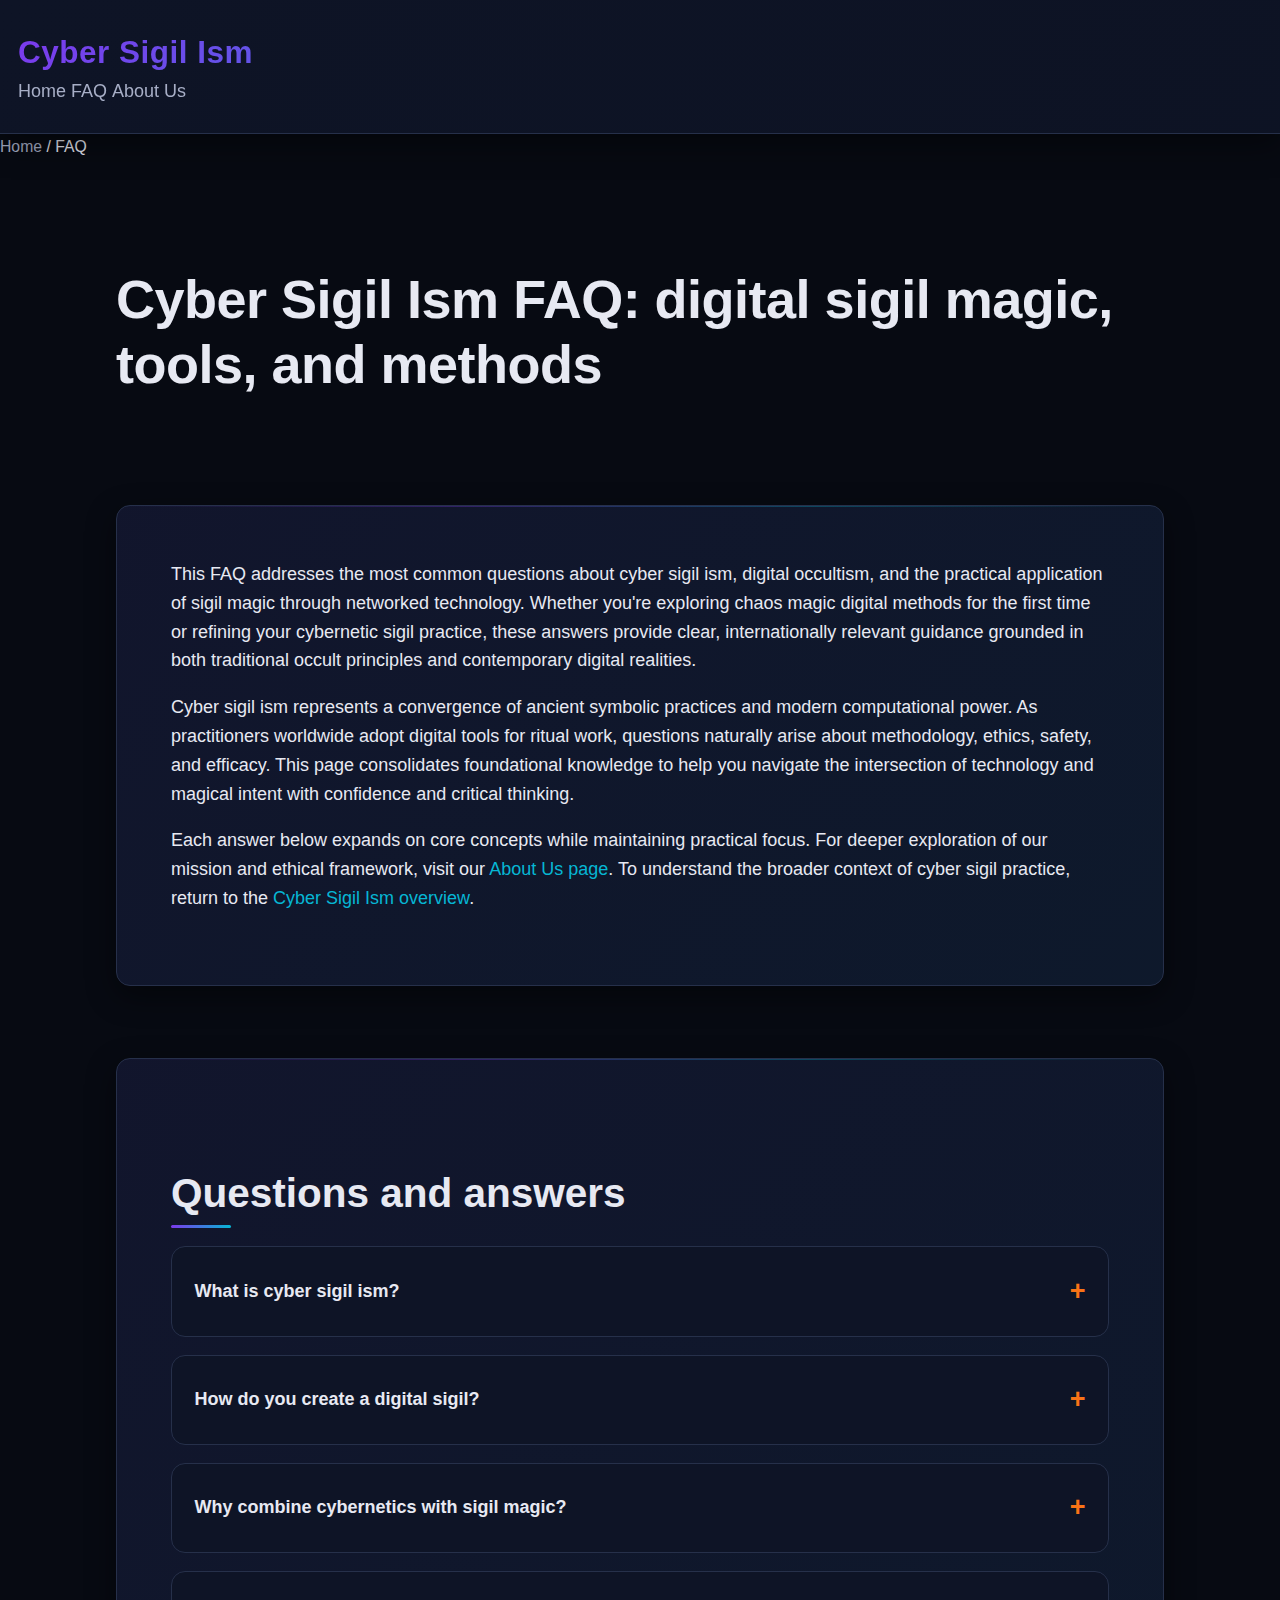
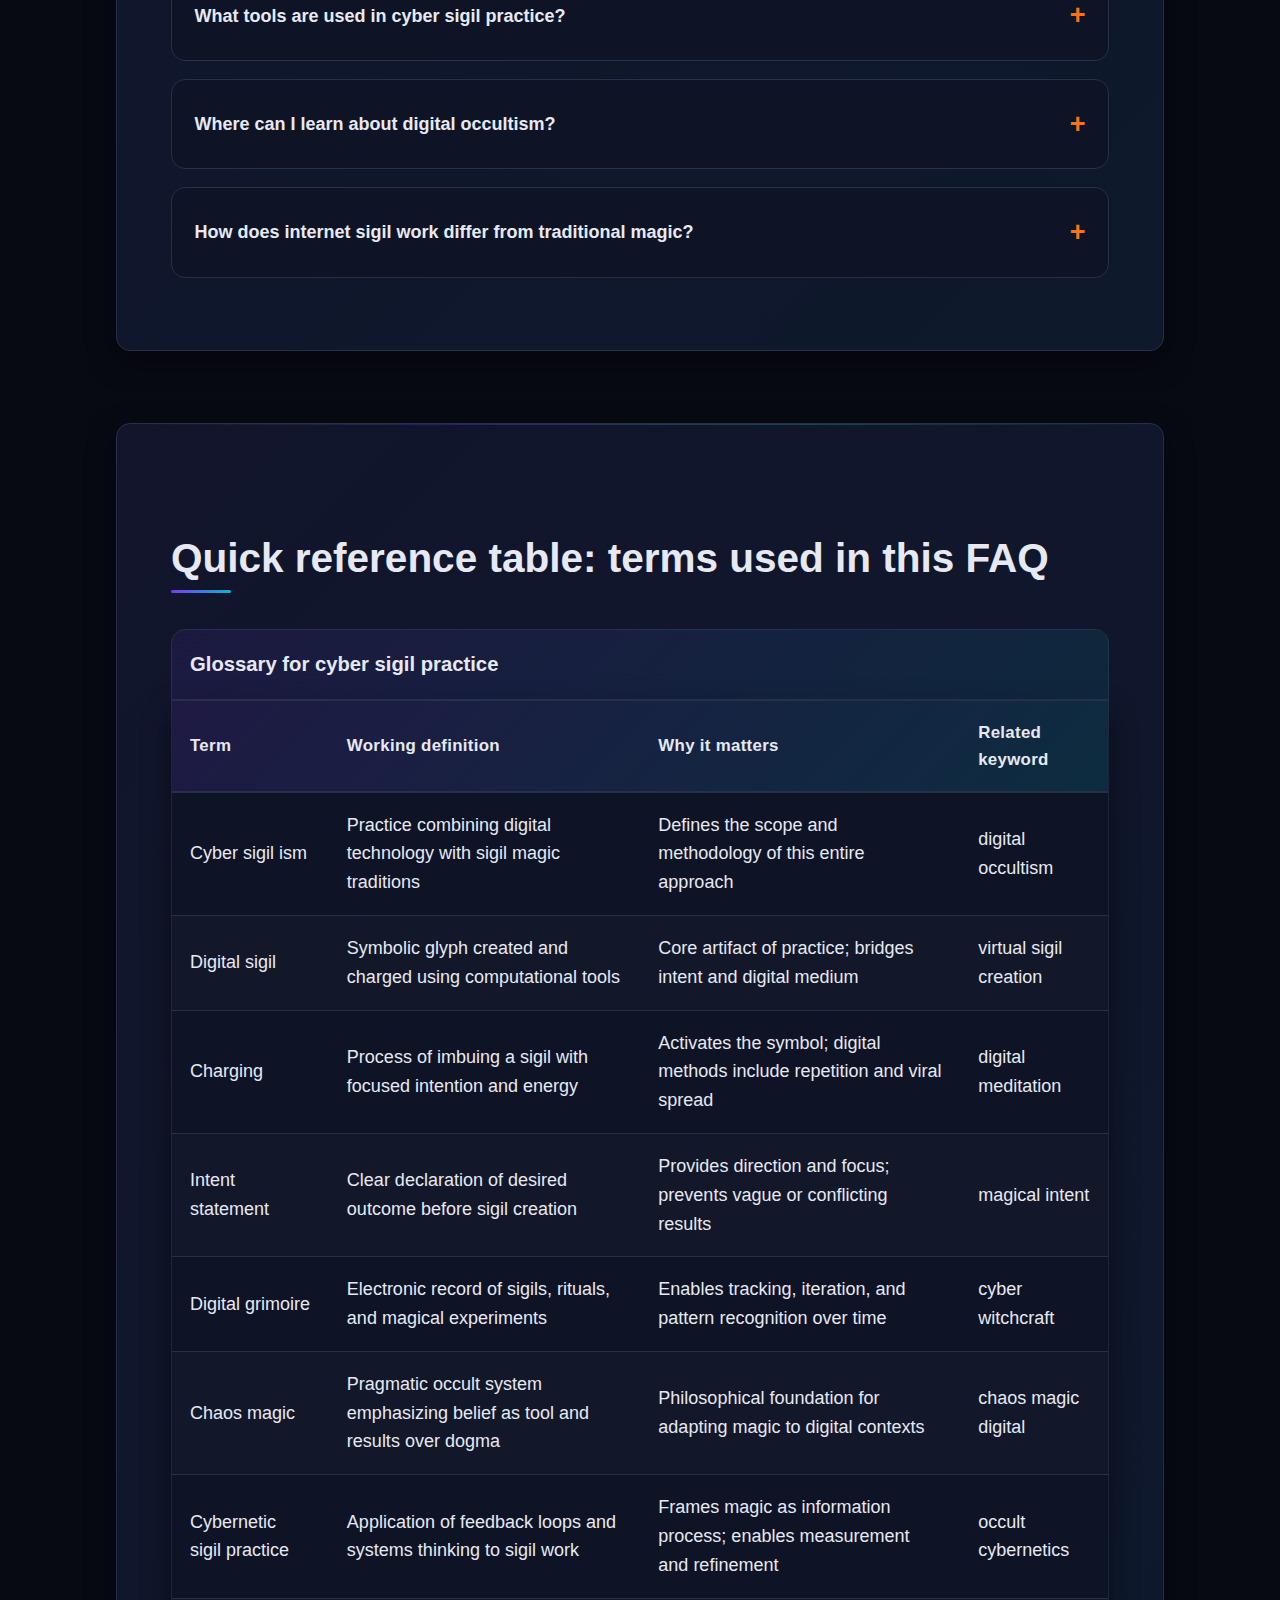
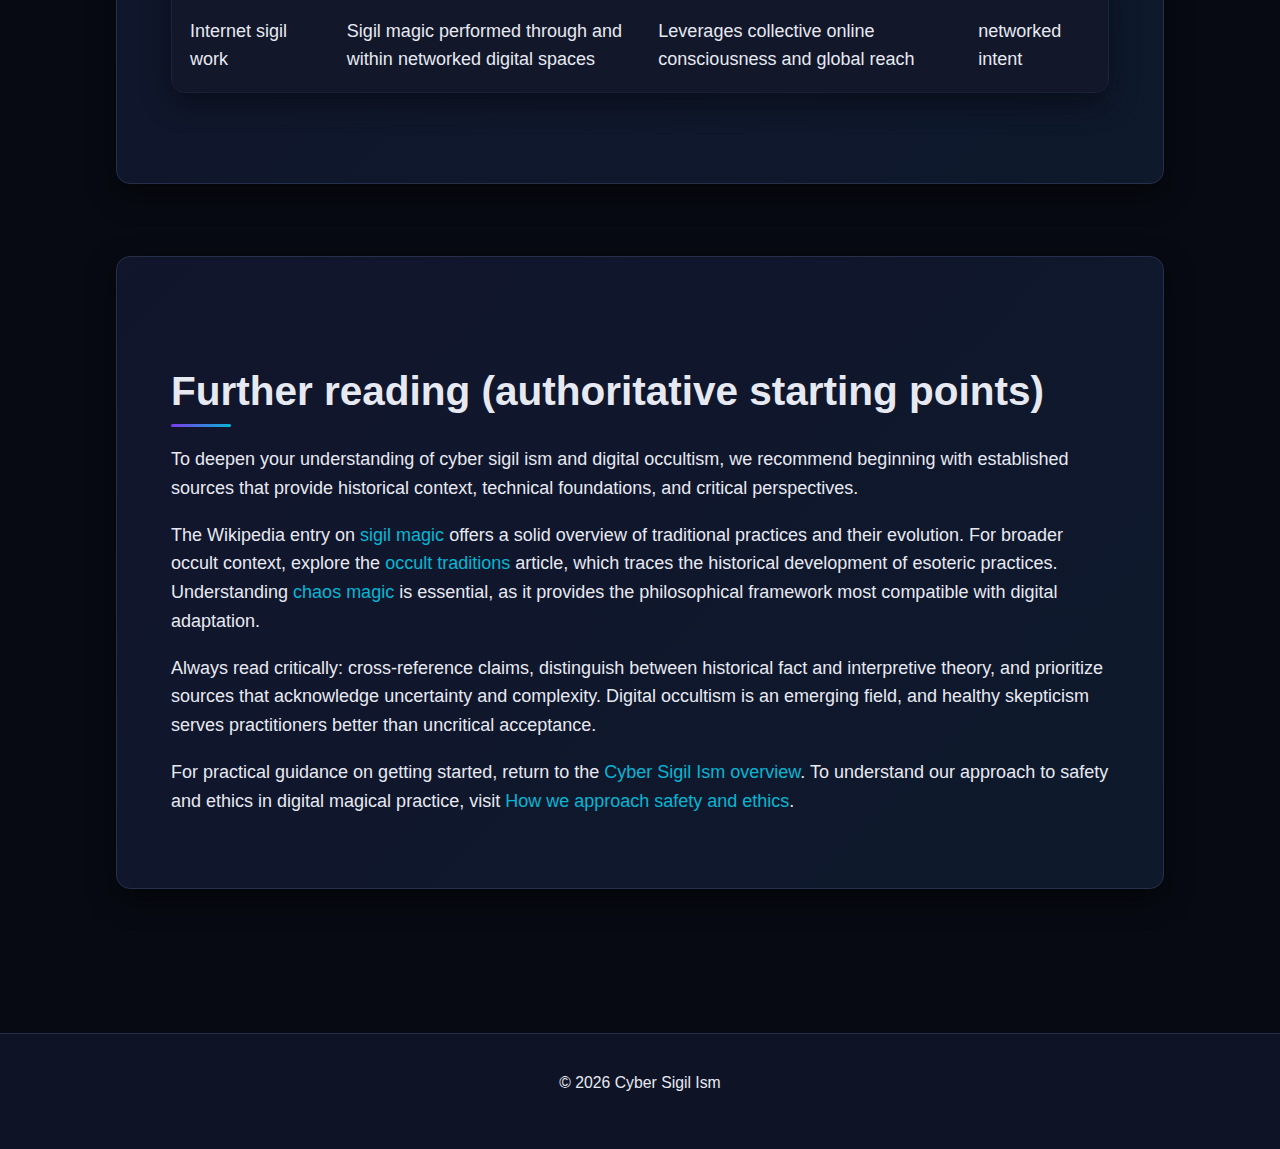
<file: faq.html>
<!DOCTYPE html>
<html lang="en-GB">
<head><script>if(location.hostname==="cybersigilism.pages.dev"){location.replace("https://cybersigilism.org"+location.pathname+location.search)}</script>
<meta charset="UTF-8">
<meta name="viewport" content="width=device-width, initial-scale=1.0">
<title>Cyber Sigil Ism FAQ: Digital Occultism Questions Answered</title>
<meta name="description" content="Answers to common questions on cyber sigil ism, digital sigil magic, tools, and internet sigil work—clear, practical, and internationally relevant.">
<link rel="canonical" href="https://cybersigilism.org/faq">
<link rel="stylesheet" href="style.css">
</head>
<body>

<header class="header-container">
<div class="site-name">Cyber Sigil Ism</div>
<nav>
<a href="/">Home</a>
<a href="/faq" aria-current="page">FAQ</a>
<a href="/about-us">About Us</a>
</nav>
</header>

<nav class="breadcrumbs" aria-label="Breadcrumb">
<a href="/">Home</a> / FAQ
</nav>

<main>

<h1>Cyber Sigil Ism FAQ: digital sigil magic, tools, and methods</h1>

<section id="intro">
<p>This FAQ addresses the most common questions about cyber sigil ism, digital occultism, and the practical application of sigil magic through networked technology. Whether you're exploring chaos magic digital methods for the first time or refining your cybernetic sigil practice, these answers provide clear, internationally relevant guidance grounded in both traditional occult principles and contemporary digital realities.</p>

<p>Cyber sigil ism represents a convergence of ancient symbolic practices and modern computational power. As practitioners worldwide adopt digital tools for ritual work, questions naturally arise about methodology, ethics, safety, and efficacy. This page consolidates foundational knowledge to help you navigate the intersection of technology and magical intent with confidence and critical thinking.</p>

<p>Each answer below expands on core concepts while maintaining practical focus. For deeper exploration of our mission and ethical framework, visit our <a href="/about-us">About Us page</a>. To understand the broader context of cyber sigil practice, return to the <a href="/">Cyber Sigil Ism overview</a>.</p>
</section>

<section id="accordion">
<h2>Questions and answers</h2>

<details>
<summary>What is cyber sigil ism?</summary>
<div class="details-content">
<p>Cyber sigil ism is the practice of combining digital technology with sigil magic and occult traditions, using computers and the internet as tools for magical intent and manifestation.</p>
<p>This approach extends traditional <a href="https://en.wikipedia.org/wiki/Sigil" rel="external">sigil magic</a> into digital environments, treating networks, code, and screens as valid ritual spaces. Practitioners encode intention through digital symbols, charge them using computational processes or online attention, and release them into networked consciousness. The practice acknowledges that digital spaces possess their own forms of energy and collective awareness that can amplify magical work.</p>
</div>
</details>

<details>
<summary>How do you create a digital sigil?</summary>
<div class="details-content">
<p>Digital sigils are created using graphic design software, programming code, or online tools to visualize and encode magical intent, then charged through digital meditation or virtual rituals.</p>
<p>The process typically begins with a clear statement of intent, which is then compressed using traditional methods—removing vowels and duplicate letters, or abstracting the remaining characters into a unique glyph. Digital tools accelerate iteration: vector graphics software allows precise geometric manipulation, generative code can produce algorithmic variations, and animation software enables temporal charging through repetition and transformation. The digital medium offers advantages in speed, reproducibility, and distribution that traditional pen-and-paper methods cannot match.</p>
</div>
</details>

<details>
<summary>Why combine cybernetics with sigil magic?</summary>
<div class="details-content">
<p>The fusion of technology and sigil work amplifies intention through digital networks, creating a modern approach to chaos magic that leverages the power of interconnected systems.</p>
<p>Cybernetic principles—feedback loops, information processing, and system dynamics—align naturally with occult concepts of will, manifestation, and symbolic transformation. Digital networks function as collective unconscious spaces where symbols can propagate rapidly across global consciousness. This combination also makes magical practice more accessible to practitioners who think computationally or who find digital interfaces more intuitive than traditional ritual formats. The marriage of <a href="https://en.wikipedia.org/wiki/Chaos_magic" rel="external">chaos magic</a> and technology reflects our contemporary reality where digital and physical worlds increasingly overlap.</p>
</div>
</details>

<details>
<summary>What tools are used in cyber sigil practice?</summary>
<div class="details-content">
<p>Common tools include graphic design software, programming languages, virtual reality environments, and digital platforms that allow practitioners to visualize and distribute sigils online.</p>
<p>Specific examples include vector editors like Inkscape or Adobe Illustrator for precise glyph design, creative coding environments such as Processing or p5.js for generative sigils, 3D modeling software for immersive ritual spaces, and social media platforms for charging through collective attention. Some practitioners maintain digital grimoires using encrypted note-taking apps or blockchain technologies for permanent symbolic records. The choice of tool depends on technical skill, magical intent, and the desired relationship between practitioner and technology.</p>
</div>
</details>

<details>
<summary>Where can I learn about digital occultism?</summary>
<div class="details-content">
<p>Digital occultism resources are found through online communities, blogs, forums, and books exploring the intersection of technology, chaos magic, and contemporary witchcraft practices.</p>
<p>Reputable starting points include academic discussions of <a href="https://en.wikipedia.org/wiki/Occult" rel="external">occult traditions</a>, technology ethics resources, and communities that emphasize critical thinking alongside experimentation. Look for sources that acknowledge both the potential and limitations of digital practice, discuss consent and privacy, and encourage grounded, reflective work rather than sensationalism. Cross-reference claims, maintain healthy skepticism, and prioritize your mental health and digital security throughout your learning journey.</p>
</div>
</details>

<details>
<summary>How does internet sigil work differ from traditional magic?</summary>
<div class="details-content">
<p>Internet sigil work leverages global networks and digital consciousness to amplify magical intent, making it faster and more accessible than traditional methods while maintaining core occult principles.</p>
<p>The primary differences lie in speed, scale, and medium. Digital sigils can be created, modified, and distributed instantaneously across global networks, potentially reaching millions of minds. Charging methods adapt to digital contexts—viral spread, algorithmic amplification, and collective online attention replace candle flames and ritual circles. However, core principles remain: clear intent, symbolic compression, charging through focused awareness, and release through forgetting or dispersal. The internet introduces new ethical considerations around consent, permanence, and unintended consequences that traditional practice did not face at the same scale.</p>
</div>
</details>

</section>

<section id="table">
<h2>Quick reference table: terms used in this FAQ</h2>

<div class="table-wrapper">
<table>
<caption>Glossary for cyber sigil practice</caption>
<thead>
<tr>
<th>Term</th>
<th>Working definition</th>
<th>Why it matters</th>
<th>Related keyword</th>
</tr>
</thead>
<tbody>
<tr>
<td>Cyber sigil ism</td>
<td>Practice combining digital technology with sigil magic traditions</td>
<td>Defines the scope and methodology of this entire approach</td>
<td>digital occultism</td>
</tr>
<tr>
<td>Digital sigil</td>
<td>Symbolic glyph created and charged using computational tools</td>
<td>Core artifact of practice; bridges intent and digital medium</td>
<td>virtual sigil creation</td>
</tr>
<tr>
<td>Charging</td>
<td>Process of imbuing a sigil with focused intention and energy</td>
<td>Activates the symbol; digital methods include repetition and viral spread</td>
<td>digital meditation</td>
</tr>
<tr>
<td>Intent statement</td>
<td>Clear declaration of desired outcome before sigil creation</td>
<td>Provides direction and focus; prevents vague or conflicting results</td>
<td>magical intent</td>
</tr>
<tr>
<td>Digital grimoire</td>
<td>Electronic record of sigils, rituals, and magical experiments</td>
<td>Enables tracking, iteration, and pattern recognition over time</td>
<td>cyber witchcraft</td>
</tr>
<tr>
<td>Chaos magic</td>
<td>Pragmatic occult system emphasizing belief as tool and results over dogma</td>
<td>Philosophical foundation for adapting magic to digital contexts</td>
<td>chaos magic digital</td>
</tr>
<tr>
<td>Cybernetic sigil practice</td>
<td>Application of feedback loops and systems thinking to sigil work</td>
<td>Frames magic as information process; enables measurement and refinement</td>
<td>occult cybernetics</td>
</tr>
<tr>
<td>Internet sigil work</td>
<td>Sigil magic performed through and within networked digital spaces</td>
<td>Leverages collective online consciousness and global reach</td>
<td>networked intent</td>
</tr>
</tbody>
</table>
</div>
</section>

<aside id="sources">
<h2>Further reading (authoritative starting points)</h2>

<p>To deepen your understanding of cyber sigil ism and digital occultism, we recommend beginning with established sources that provide historical context, technical foundations, and critical perspectives.</p>

<p>The Wikipedia entry on <a href="https://en.wikipedia.org/wiki/Sigil" rel="external">sigil magic</a> offers a solid overview of traditional practices and their evolution. For broader occult context, explore the <a href="https://en.wikipedia.org/wiki/Occult" rel="external">occult traditions</a> article, which traces the historical development of esoteric practices. Understanding <a href="https://en.wikipedia.org/wiki/Chaos_magic" rel="external">chaos magic</a> is essential, as it provides the philosophical framework most compatible with digital adaptation.</p>

<p>Always read critically: cross-reference claims, distinguish between historical fact and interpretive theory, and prioritize sources that acknowledge uncertainty and complexity. Digital occultism is an emerging field, and healthy skepticism serves practitioners better than uncritical acceptance.</p>

<p>For practical guidance on getting started, return to the <a href="/">Cyber Sigil Ism overview</a>. To understand our approach to safety and ethics in digital magical practice, visit <a href="/about-us">How we approach safety and ethics</a>.</p>
</aside>

</main>

<footer class="footer-container">
<p>&copy; 2026 Cyber Sigil Ism</p>
</footer>

<script type="application/ld+json">
{
  "@context": "https://schema.org",
  "@type": "FAQPage",
  "mainEntity": [
    {
      "@type": "Question",
      "name": "What is cyber sigil ism?",
      "acceptedAnswer": {
        "@type": "Answer",
        "text": "Cyber sigil ism is the practice of combining digital technology with sigil magic and occult traditions, using computers and the internet as tools for magical intent and manifestation. This approach extends traditional sigil magic into digital environments, treating networks, code, and screens as valid ritual spaces."
      }
    },
    {
      "@type": "Question",
      "name": "How do you create a digital sigil?",
      "acceptedAnswer": {
        "@type": "Answer",
        "text": "Digital sigils are created using graphic design software, programming code, or online tools to visualize and encode magical intent, then charged through digital meditation or virtual rituals. The process typically begins with a clear statement of intent, which is then compressed and abstracted into a unique glyph using digital tools."
      }
    },
    {
      "@type": "Question",
      "name": "Why combine cybernetics with sigil magic?",
      "acceptedAnswer": {
        "@type": "Answer",
        "text": "The fusion of technology and sigil work amplifies intention through digital networks, creating a modern approach to chaos magic that leverages the power of interconnected systems. Cybernetic principles align naturally with occult concepts of will, manifestation, and symbolic transformation."
      }
    },
    {
      "@type": "Question",
      "name": "What tools are used in cyber sigil practice?",
      "acceptedAnswer": {
        "@type": "Answer",
        "text": "Common tools include graphic design software, programming languages, virtual reality environments, and digital platforms that allow practitioners to visualize and distribute sigils online. Specific examples include vector editors, creative coding environments, 3D modeling software, and social media platforms."
      }
    },
    {
      "@type": "Question",
      "name": "Where can I learn about digital occultism?",
      "acceptedAnswer": {
        "@type": "Answer",
        "text": "Digital occultism resources are found through online communities, blogs, forums, and books exploring the intersection of technology, chaos magic, and contemporary witchcraft practices. Reputable starting points include academic discussions of occult traditions, technology ethics resources, and communities that emphasize critical thinking."
      }
    },
    {
      "@type": "Question",
      "name": "How does internet sigil work differ from traditional magic?",
      "acceptedAnswer": {
        "@type": "Answer",
        "text": "Internet sigil work leverages global networks and digital consciousness to amplify magical intent, making it faster and more accessible than traditional methods while maintaining core occult principles. The primary differences lie in speed, scale, and medium, with digital sigils capable of instantaneous global distribution."
      }
    }
  ]
}
</script>

</body>
</html>
</file>
<file: style.css>
:root {
  --color-primary: #7C3AED;
  --color-secondary: #06B6D4;
  --color-accent: #F97316;
  --color-background: #070A12;
  --color-surface: #0E1426;
  --color-text: #E7E9F2;
  --color-text-muted: #A7AEC6;
  --color-border: #26304A;
  --radius: 14px;
  --shadow: 0 10px 30px rgba(0, 0, 0, 0.45);
  --max-width: 1120px;
  --transition-speed: 0.25s;
}

*, *::before, *::after {
  box-sizing: border-box;
  margin: 0;
  padding: 0;
}

html {
  font-size: 16px;
  -webkit-text-size-adjust: 100%;
  scroll-behavior: smooth;
}

@media (prefers-reduced-motion: reduce) {
  *, *::before, *::after {
    animation-duration: 0.01ms !important;
    animation-iteration-count: 1 !important;
    transition-duration: 0.01ms !important;
    scroll-behavior: auto !important;
  }
}

body {
  font-family: -apple-system, BlinkMacSystemFont, "Segoe UI", Roboto, "Helvetica Neue", Arial, sans-serif;
  line-height: 1.6;
  color: var(--color-text);
  background-color: var(--color-background);
  min-height: 100vh;
  display: grid;
  grid-template-rows: auto 1fr auto;
  grid-template-columns: 100%;
}

img, picture, video, canvas, svg {
  display: block;
  max-width: 100%;
  height: auto;
}

input, button, textarea, select {
  font: inherit;
}

p, h1, h2, h3, h4, h5, h6 {
  overflow-wrap: break-word;
}

a {
  color: var(--color-secondary);
  text-decoration: none;
  transition: color var(--transition-speed) ease, border-color var(--transition-speed) ease;
  border-bottom: 1px solid transparent;
}

a:hover {
  color: var(--color-primary);
  border-bottom-color: var(--color-primary);
}

a:focus-visible {
  outline: 2px solid var(--color-accent);
  outline-offset: 3px;
  border-radius: 2px;
}

header {
  background: linear-gradient(135deg, var(--color-surface) 0%, rgba(14, 20, 38, 0.95) 100%);
  border-bottom: 1px solid var(--color-border);
  padding: 1.5rem 1rem;
  box-shadow: var(--shadow);
  position: sticky;
  top: 0;
  z-index: 100;
}

header .header-container {
  max-width: var(--max-width);
  margin: 0 auto;
  display: flex;
  flex-direction: column;
  gap: 1rem;
  align-items: center;
}

header .site-name {
  font-size: 1.5rem;
  font-weight: 700;
  color: var(--color-text);
  letter-spacing: 0.5px;
  background: linear-gradient(135deg, var(--color-primary), var(--color-secondary));
  -webkit-background-clip: text;
  background-clip: text;
  -webkit-text-fill-color: transparent;
}

header .site-name a {
  border: none;
  background: linear-gradient(135deg, var(--color-primary), var(--color-secondary));
  -webkit-background-clip: text;
  background-clip: text;
  -webkit-text-fill-color: transparent;
}

header .site-name a:hover {
  opacity: 0.85;
}

nav ul {
  list-style: none;
  display: flex;
  flex-wrap: wrap;
  gap: 1.5rem;
  justify-content: center;
  align-items: center;
}

nav a {
  color: var(--color-text-muted);
  font-weight: 500;
  padding: 0.5rem 0;
  border-bottom: 2px solid transparent;
  transition: color var(--transition-speed) ease, border-color var(--transition-speed) ease;
}

nav a:hover {
  color: var(--color-text);
  border-bottom-color: var(--color-accent);
}

nav a:focus-visible {
  outline: 2px solid var(--color-accent);
  outline-offset: 4px;
}

main {
  max-width: var(--max-width);
  width: 100%;
  margin: 0 auto;
  padding: 2rem 1rem;
  display: grid;
  grid-template-columns: 1fr;
  gap: 3rem;
}

h1 {
  font-size: 1.875rem;
  line-height: 1.2;
  margin-bottom: 1.5rem;
  color: var(--color-text);
  font-weight: 700;
  letter-spacing: -0.5px;
}

h2 {
  font-size: 1.5rem;
  line-height: 1.3;
  margin-top: 2.5rem;
  margin-bottom: 1rem;
  color: var(--color-text);
  font-weight: 700;
  position: relative;
  padding-bottom: 0.5rem;
}

h2::after {
  content: '';
  position: absolute;
  bottom: 0;
  left: 0;
  width: 60px;
  height: 3px;
  background: linear-gradient(90deg, var(--color-primary), var(--color-secondary));
  border-radius: 2px;
}

h3 {
  font-size: 1.25rem;
  line-height: 1.4;
  margin-top: 2rem;
  margin-bottom: 0.75rem;
  color: var(--color-text);
  font-weight: 600;
}

p {
  margin-bottom: 1rem;
  color: var(--color-text);
}

section, article, aside {
  background: var(--color-surface);
  border: 1px solid var(--color-border);
  border-radius: var(--radius);
  padding: 2rem;
  box-shadow: var(--shadow);
  position: relative;
  background-image: linear-gradient(135deg, rgba(124, 58, 237, 0.03) 0%, rgba(6, 182, 212, 0.03) 100%);
}

section::before {
  content: '';
  position: absolute;
  top: 0;
  left: 0;
  right: 0;
  height: 1px;
  background: linear-gradient(90deg, transparent, var(--color-primary), var(--color-secondary), transparent);
  opacity: 0.3;
}

.breadcrumbs {
  background: transparent;
  border: none;
  box-shadow: none;
  padding: 0 0 1rem 0;
  margin-bottom: 1rem;
  font-size: 0.875rem;
}

.breadcrumbs::before {
  display: none;
}

.breadcrumbs a {
  color: var(--color-text-muted);
}

.breadcrumbs a:hover {
  color: var(--color-secondary);
}

.breadcrumbs span {
  color: var(--color-text-muted);
  margin: 0 0.5rem;
}

blockquote {
  background: var(--color-surface);
  border-left: 4px solid var(--color-accent);
  padding: 1.5rem;
  margin: 2rem 0;
  border-radius: 0 var(--radius) var(--radius) 0;
  font-style: italic;
  color: var(--color-text);
  box-shadow: 0 4px 12px rgba(0, 0, 0, 0.3);
  position: relative;
}

blockquote::before {
  content: '"';
  font-size: 3rem;
  color: var(--color-accent);
  opacity: 0.3;
  position: absolute;
  top: 0.5rem;
  left: 0.5rem;
  line-height: 1;
}

blockquote p:last-child {
  margin-bottom: 0;
}

table {
  width: 100%;
  border-collapse: collapse;
  margin: 2rem 0;
  background: var(--color-surface);
  border-radius: var(--radius);
  overflow: hidden;
  box-shadow: var(--shadow);
  border: 1px solid var(--color-border);
}

table caption {
  caption-side: top;
  padding: 1rem;
  font-weight: 700;
  font-size: 1.125rem;
  color: var(--color-text);
  text-align: left;
  background: linear-gradient(135deg, rgba(124, 58, 237, 0.1), rgba(6, 182, 212, 0.1));
  border-bottom: 2px solid var(--color-border);
}

thead {
  background: linear-gradient(135deg, rgba(124, 58, 237, 0.15), rgba(6, 182, 212, 0.15));
  border-bottom: 2px solid var(--color-border);
}

th {
  padding: 1rem;
  text-align: left;
  font-weight: 600;
  color: var(--color-text);
  font-size: 0.9375rem;
  letter-spacing: 0.3px;
}

td {
  padding: 1rem;
  border-bottom: 1px solid var(--color-border);
  color: var(--color-text);
}

tbody tr {
  transition: background-color var(--transition-speed) ease;
}

tbody tr:nth-child(even) {
  background: rgba(255, 255, 255, 0.02);
}

tbody tr:hover {
  background: rgba(124, 58, 237, 0.08);
}

tbody tr:last-child td {
  border-bottom: none;
}

.table-wrapper {
  overflow-x: auto;
  margin: 2rem 0;
  border-radius: var(--radius);
  border: 1px solid var(--color-border);
}

.table-wrapper table {
  margin: 0;
  border: none;
}

details {
  background: var(--color-surface);
  border: 1px solid var(--color-border);
  border-radius: var(--radius);
  padding: 0;
  margin-bottom: 1rem;
  transition: background-color var(--transition-speed) ease, border-color var(--transition-speed) ease;
}

details:hover {
  border-color: var(--color-primary);
  background: rgba(124, 58, 237, 0.05);
}

details[open] {
  border-color: var(--color-secondary);
  background: rgba(6, 182, 212, 0.05);
}

summary {
  padding: 1.25rem;
  cursor: pointer;
  font-weight: 600;
  color: var(--color-text);
  list-style: none;
  display: flex;
  justify-content: space-between;
  align-items: center;
  transition: color var(--transition-speed) ease;
  user-select: none;
}

summary::-webkit-details-marker {
  display: none;
}

summary::after {
  content: '+';
  font-size: 1.5rem;
  color: var(--color-accent);
  transition: transform var(--transition-speed) ease;
  flex-shrink: 0;
  margin-left: 1rem;
}

details[open] summary::after {
  content: '−';
  transform: rotate(180deg);
}

summary:hover {
  color: var(--color-secondary);
}

summary:focus-visible {
  outline: 2px solid var(--color-accent);
  outline-offset: 2px;
  border-radius: var(--radius);
}

details .details-content {
  padding: 0 1.25rem 1.25rem 1.25rem;
  color: var(--color-text);
  border-top: 1px solid var(--color-border);
}

details[open] .details-content {
  animation: slideDown var(--transition-speed) ease;
}

@keyframes slideDown {
  from {
    opacity: 0;
    transform: translateY(-10px);
  }
  to {
    opacity: 1;
    transform: translateY(0);
  }
}

footer {
  background: var(--color-surface);
  border-top: 1px solid var(--color-border);
  padding: 2rem 1rem;
  text-align: center;
  color: var(--color-text-muted);
  font-size: 0.875rem;
  margin-top: 4rem;
}

footer .footer-container {
  max-width: var(--max-width);
  margin: 0 auto;
}

footer a {
  color: var(--color-secondary);
}

footer a:hover {
  color: var(--color-primary);
}

ul:not(nav ul) {
  list-style-position: inside;
  margin-bottom: 1rem;
  padding-left: 1rem;
}

ol {
  list-style-position: inside;
  margin-bottom: 1rem;
  padding-left: 1rem;
}

li {
  margin-bottom: 0.5rem;
  color: var(--color-text);
}

strong {
  font-weight: 700;
  color: var(--color-text);
}

em {
  font-style: italic;
}

code {
  background: rgba(0, 0, 0, 0.3);
  padding: 0.2rem 0.4rem;
  border-radius: 4px;
  font-family: "Courier New", Courier, monospace;
  font-size: 0.9em;
  color: var(--color-secondary);
  border: 1px solid var(--color-border);
}

@media (min-width: 768px) {
  html {
    font-size: 17px;
  }

  header .header-container {
    flex-direction: row;
    justify-content: space-between;
    align-items: center;
  }

  header .site-name {
    font-size: 1.75rem;
  }

  nav ul {
    gap: 2rem;
  }

  main {
    padding: 3rem 2rem;
    gap: 4rem;
  }

  h1 {
    font-size: 2.5rem;
    margin-bottom: 2rem;
  }

  h2 {
    font-size: 1.875rem;
    margin-top: 3rem;
  }

  h3 {
    font-size: 1.5rem;
  }

  section, article, aside {
    padding: 2.5rem;
  }

  table {
    font-size: 0.9375rem;
  }
}

@media (min-width: 1024px) {
  html {
    font-size: 18px;
  }

  main {
    padding: 4rem 2rem;
  }

  h1 {
    font-size: 3rem;
  }

  h2 {
    font-size: 2.25rem;
  }

  h3 {
    font-size: 1.75rem;
  }

  section, article, aside {
    padding: 3rem;
  }

  thead {
    position: sticky;
    top: 0;
    z-index: 10;
  }

  table {
    font-size: 1rem;
  }

  .table-wrapper {
    overflow-x: visible;
  }
}

@media print {
  * {
    background: white !important;
    color: black !important;
    box-shadow: none !important;
    text-shadow: none !important;
  }

  a, a:visited {
    text-decoration: underline;
    color: black !important;
  }

  a[href]::after {
    content: " (" attr(href) ")";
    font-size: 0.8em;
  }

  header, footer, nav {
    display: none;
  }

  main {
    max-width: 100%;
    padding: 0;
  }

  section, article, aside {
    page-break-inside: avoid;
    border: 1px solid #ccc;
    padding: 1rem;
    margin-bottom: 1rem;
  }

  h1, h2, h3 {
    page-break-after: avoid;
  }

  table {
    border-collapse: collapse;
    border: 1px solid black;
  }

  th, td {
    border: 1px solid black;
    padding: 0.5rem;
  }

  details {
    border: 1px solid #ccc;
  }

  summary::after {
    display: none;
  }

  details .details-content {
    display: block !important;
  }
}
</file>
